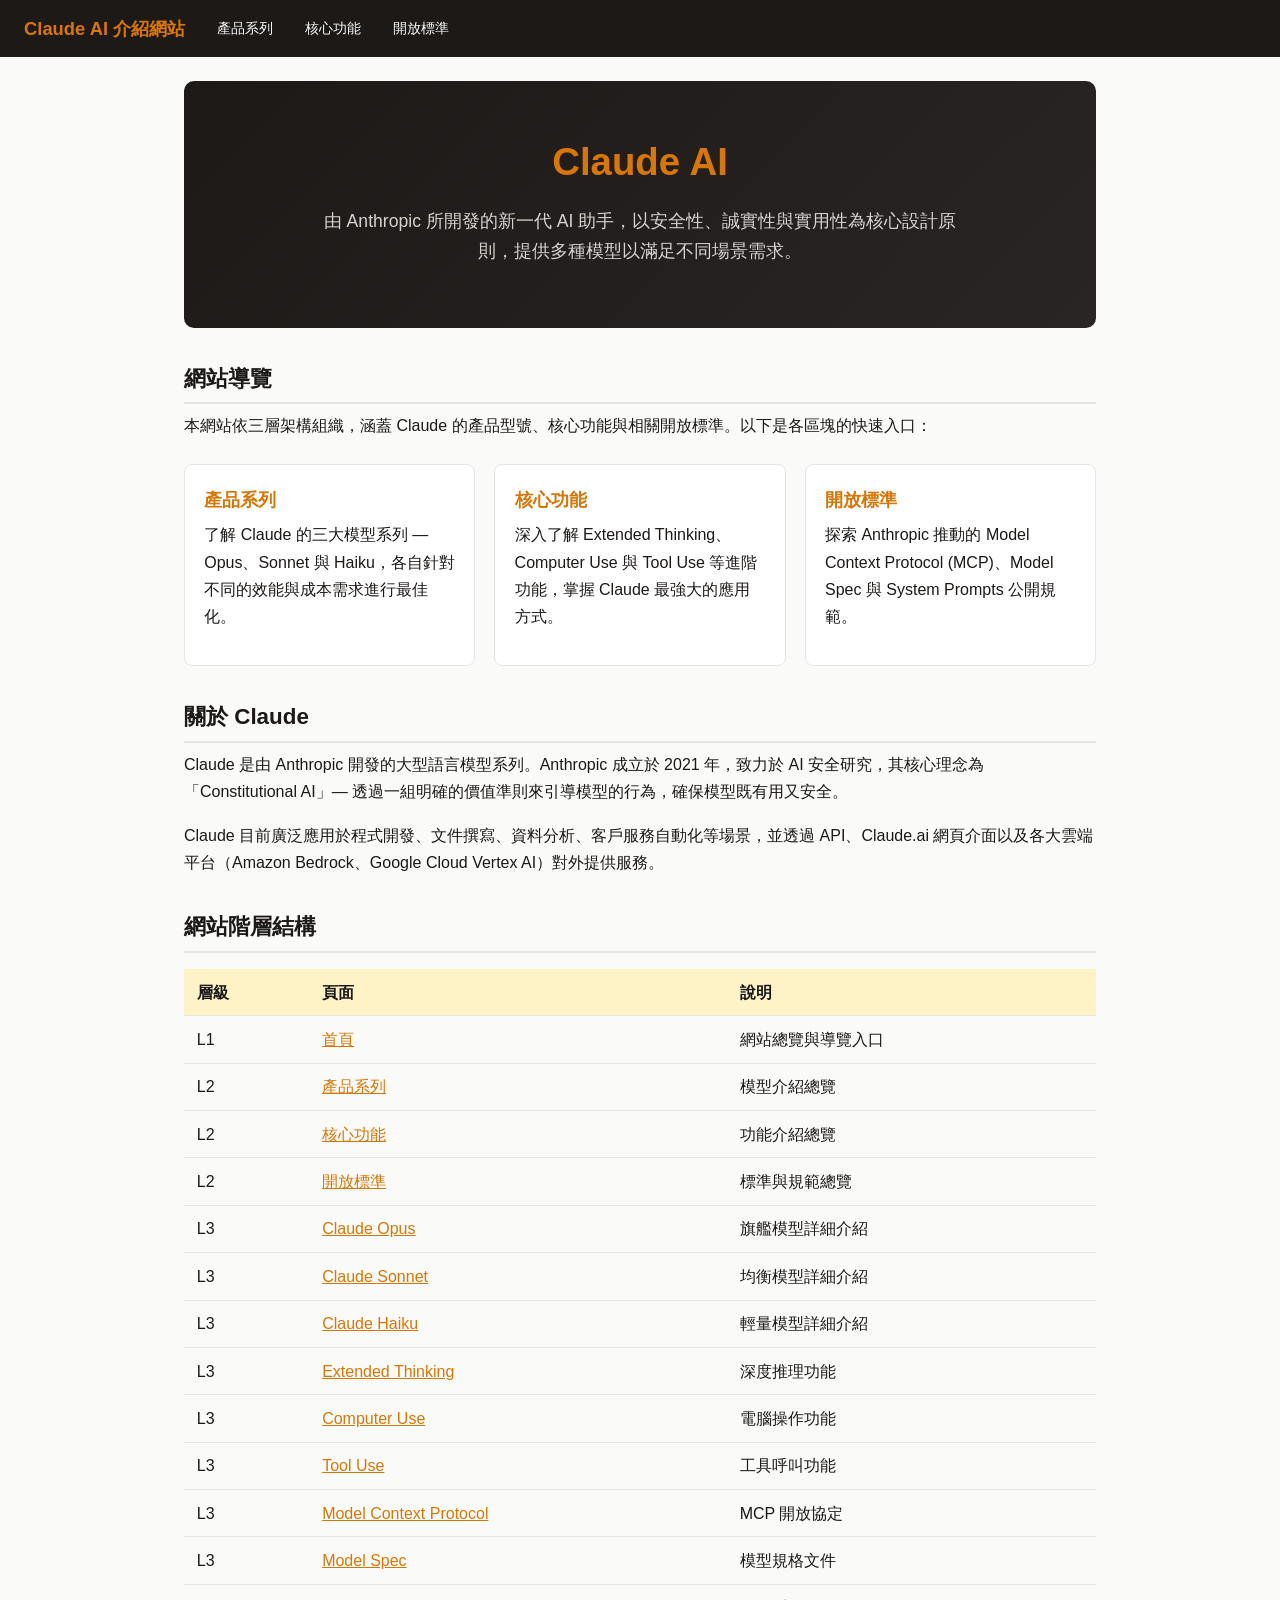
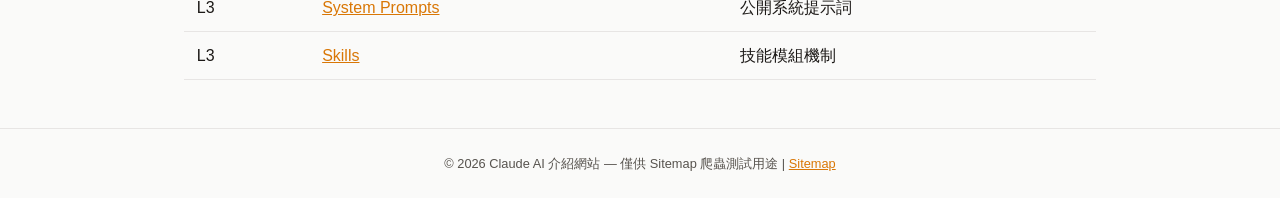
<file: sitemap-test-website/index.html>
<!doctype html>
<html lang="zh-Hant">
  <head>
    <meta charset="UTF-8" />
    <meta name="viewport" content="width=device-width, initial-scale=1.0" />
    <title>Claude AI — 首頁</title>
    <link rel="stylesheet" href="style.css" />
  </head>
  <body>
    <nav>
      <a class="brand" href="index.html">Claude AI 介紹網站</a>
      <a href="products/index.html">產品系列</a>
      <a href="features/index.html">核心功能</a>
      <a href="standards/index.html">開放標準</a>
    </nav>

    <main>
      <div class="hero">
        <h1>Claude AI</h1>
        <p>
          由 Anthropic 所開發的新一代 AI
          助手，以安全性、誠實性與實用性為核心設計原則，提供多種模型以滿足不同場景需求。
        </p>
      </div>

      <h2>網站導覽</h2>
      <p>
        本網站依三層架構組織，涵蓋 Claude
        的產品型號、核心功能與相關開放標準。以下是各區塊的快速入口：
      </p>

      <div class="cards">
        <div class="card">
          <h3><a href="products/index.html">產品系列</a></h3>
          <p>
            了解 Claude 的三大模型系列 — Opus、Sonnet 與
            Haiku，各自針對不同的效能與成本需求進行最佳化。
          </p>
        </div>
        <div class="card">
          <h3><a href="features/index.html">核心功能</a></h3>
          <p>
            深入了解 Extended Thinking、Computer Use 與 Tool Use
            等進階功能，掌握 Claude 最強大的應用方式。
          </p>
        </div>
        <div class="card">
          <h3><a href="standards/index.html">開放標準</a></h3>
          <p>
            探索 Anthropic 推動的 Model Context Protocol (MCP)、Model Spec 與
            System Prompts 公開規範。
          </p>
        </div>
      </div>

      <h2>關於 Claude</h2>
      <p>
        Claude 是由 Anthropic 開發的大型語言模型系列。Anthropic 成立於 2021
        年，致力於 AI 安全研究，其核心理念為「Constitutional AI」—
        透過一組明確的價值準則來引導模型的行為，確保模型既有用又安全。
      </p>
      <p>
        Claude
        目前廣泛應用於程式開發、文件撰寫、資料分析、客戶服務自動化等場景，並透過
        API、Claude.ai 網頁介面以及各大雲端平台（Amazon Bedrock、Google Cloud
        Vertex AI）對外提供服務。
      </p>

      <h2>網站階層結構</h2>
      <table>
        <thead>
          <tr>
            <th>層級</th>
            <th>頁面</th>
            <th>說明</th>
          </tr>
        </thead>
        <tbody>
          <tr>
            <td>L1</td>
            <td><a href="index.html">首頁</a></td>
            <td>網站總覽與導覽入口</td>
          </tr>
          <tr>
            <td>L2</td>
            <td><a href="products/index.html">產品系列</a></td>
            <td>模型介紹總覽</td>
          </tr>
          <tr>
            <td>L2</td>
            <td><a href="features/index.html">核心功能</a></td>
            <td>功能介紹總覽</td>
          </tr>
          <tr>
            <td>L2</td>
            <td><a href="standards/index.html">開放標準</a></td>
            <td>標準與規範總覽</td>
          </tr>
          <tr>
            <td>L3</td>
            <td><a href="products/claude-opus.html">Claude Opus</a></td>
            <td>旗艦模型詳細介紹</td>
          </tr>
          <tr>
            <td>L3</td>
            <td><a href="products/claude-sonnet.html">Claude Sonnet</a></td>
            <td>均衡模型詳細介紹</td>
          </tr>
          <tr>
            <td>L3</td>
            <td><a href="products/claude-haiku.html">Claude Haiku</a></td>
            <td>輕量模型詳細介紹</td>
          </tr>
          <tr>
            <td>L3</td>
            <td>
              <a href="features/extended-thinking.html">Extended Thinking</a>
            </td>
            <td>深度推理功能</td>
          </tr>
          <tr>
            <td>L3</td>
            <td><a href="features/computer-use.html">Computer Use</a></td>
            <td>電腦操作功能</td>
          </tr>
          <tr>
            <td>L3</td>
            <td><a href="features/tool-use.html">Tool Use</a></td>
            <td>工具呼叫功能</td>
          </tr>
          <tr>
            <td>L3</td>
            <td><a href="standards/mcp.html">Model Context Protocol</a></td>
            <td>MCP 開放協定</td>
          </tr>
          <tr>
            <td>L3</td>
            <td><a href="standards/model-spec.html">Model Spec</a></td>
            <td>模型規格文件</td>
          </tr>
          <tr>
            <td>L3</td>
            <td><a href="standards/system-prompts.html">System Prompts</a></td>
            <td>公開系統提示詞</td>
          </tr>
          <tr>
            <td>L3</td>
            <td><a href="standards/skills.html">Skills</a></td>
            <td>技能模組機制</td>
          </tr>
        </tbody>
      </table>
    </main>

    <footer>
      &copy; 2026 Claude AI 介紹網站 — 僅供 Sitemap 爬蟲測試用途 |
      <a href="sitemap.xml">Sitemap</a>
    </footer>
  </body>
</html>
</file>
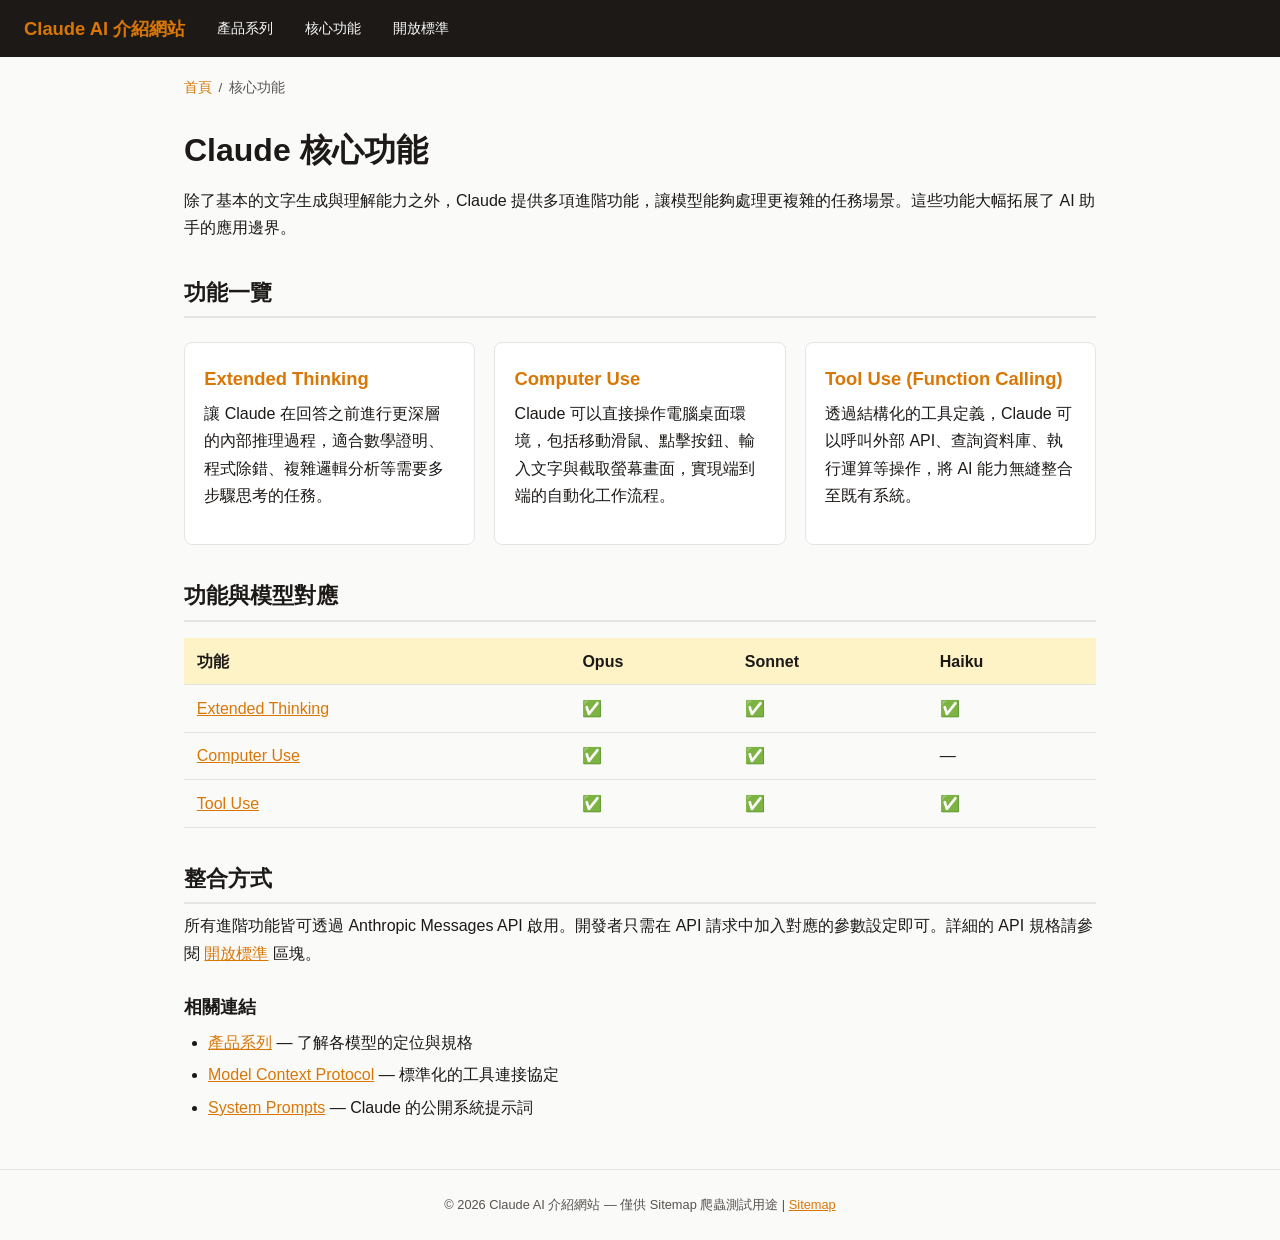
<file: sitemap-test-website/features/index.html>
<!doctype html>
<html lang="zh-Hant">
  <head>
    <meta charset="UTF-8" />
    <meta name="viewport" content="width=device-width, initial-scale=1.0" />
    <title>核心功能 — Claude AI</title>
    <link rel="stylesheet" href="../style.css" />
  </head>
  <body>
    <nav>
      <a class="brand" href="../index.html">Claude AI 介紹網站</a>
      <a href="../products/index.html">產品系列</a>
      <a href="index.html">核心功能</a>
      <a href="../standards/index.html">開放標準</a>
    </nav>

    <div class="breadcrumb">
      <a href="../index.html">首頁</a><span class="sep">/</span>核心功能
    </div>

    <main>
      <h1>Claude 核心功能</h1>
      <p>
        除了基本的文字生成與理解能力之外，Claude
        提供多項進階功能，讓模型能夠處理更複雜的任務場景。這些功能大幅拓展了 AI
        助手的應用邊界。
      </p>

      <h2>功能一覽</h2>
      <div class="cards">
        <div class="card">
          <h3><a href="extended-thinking.html">Extended Thinking</a></h3>
          <p>
            讓 Claude
            在回答之前進行更深層的內部推理過程，適合數學證明、程式除錯、複雜邏輯分析等需要多步驟思考的任務。
          </p>
        </div>
        <div class="card">
          <h3><a href="computer-use.html">Computer Use</a></h3>
          <p>
            Claude
            可以直接操作電腦桌面環境，包括移動滑鼠、點擊按鈕、輸入文字與截取螢幕畫面，實現端到端的自動化工作流程。
          </p>
        </div>
        <div class="card">
          <h3><a href="tool-use.html">Tool Use (Function Calling)</a></h3>
          <p>
            透過結構化的工具定義，Claude 可以呼叫外部
            API、查詢資料庫、執行運算等操作，將 AI 能力無縫整合至既有系統。
          </p>
        </div>
      </div>

      <h2>功能與模型對應</h2>
      <table>
        <thead>
          <tr>
            <th>功能</th>
            <th>Opus</th>
            <th>Sonnet</th>
            <th>Haiku</th>
          </tr>
        </thead>
        <tbody>
          <tr>
            <td><a href="extended-thinking.html">Extended Thinking</a></td>
            <td>✅</td>
            <td>✅</td>
            <td>✅</td>
          </tr>
          <tr>
            <td><a href="computer-use.html">Computer Use</a></td>
            <td>✅</td>
            <td>✅</td>
            <td>—</td>
          </tr>
          <tr>
            <td><a href="tool-use.html">Tool Use</a></td>
            <td>✅</td>
            <td>✅</td>
            <td>✅</td>
          </tr>
        </tbody>
      </table>

      <h2>整合方式</h2>
      <p>
        所有進階功能皆可透過 Anthropic Messages API 啟用。開發者只需在 API
        請求中加入對應的參數設定即可。詳細的 API 規格請參閱
        <a href="../standards/index.html">開放標準</a> 區塊。
      </p>

      <h3>相關連結</h3>
      <ul>
        <li>
          <a href="../products/index.html">產品系列</a> — 了解各模型的定位與規格
        </li>
        <li>
          <a href="../standards/mcp.html">Model Context Protocol</a> —
          標準化的工具連接協定
        </li>
        <li>
          <a href="../standards/system-prompts.html">System Prompts</a> — Claude
          的公開系統提示詞
        </li>
      </ul>
    </main>

    <footer>
      &copy; 2026 Claude AI 介紹網站 — 僅供 Sitemap 爬蟲測試用途 |
      <a href="../sitemap.xml">Sitemap</a>
    </footer>
  </body>
</html>
</file>
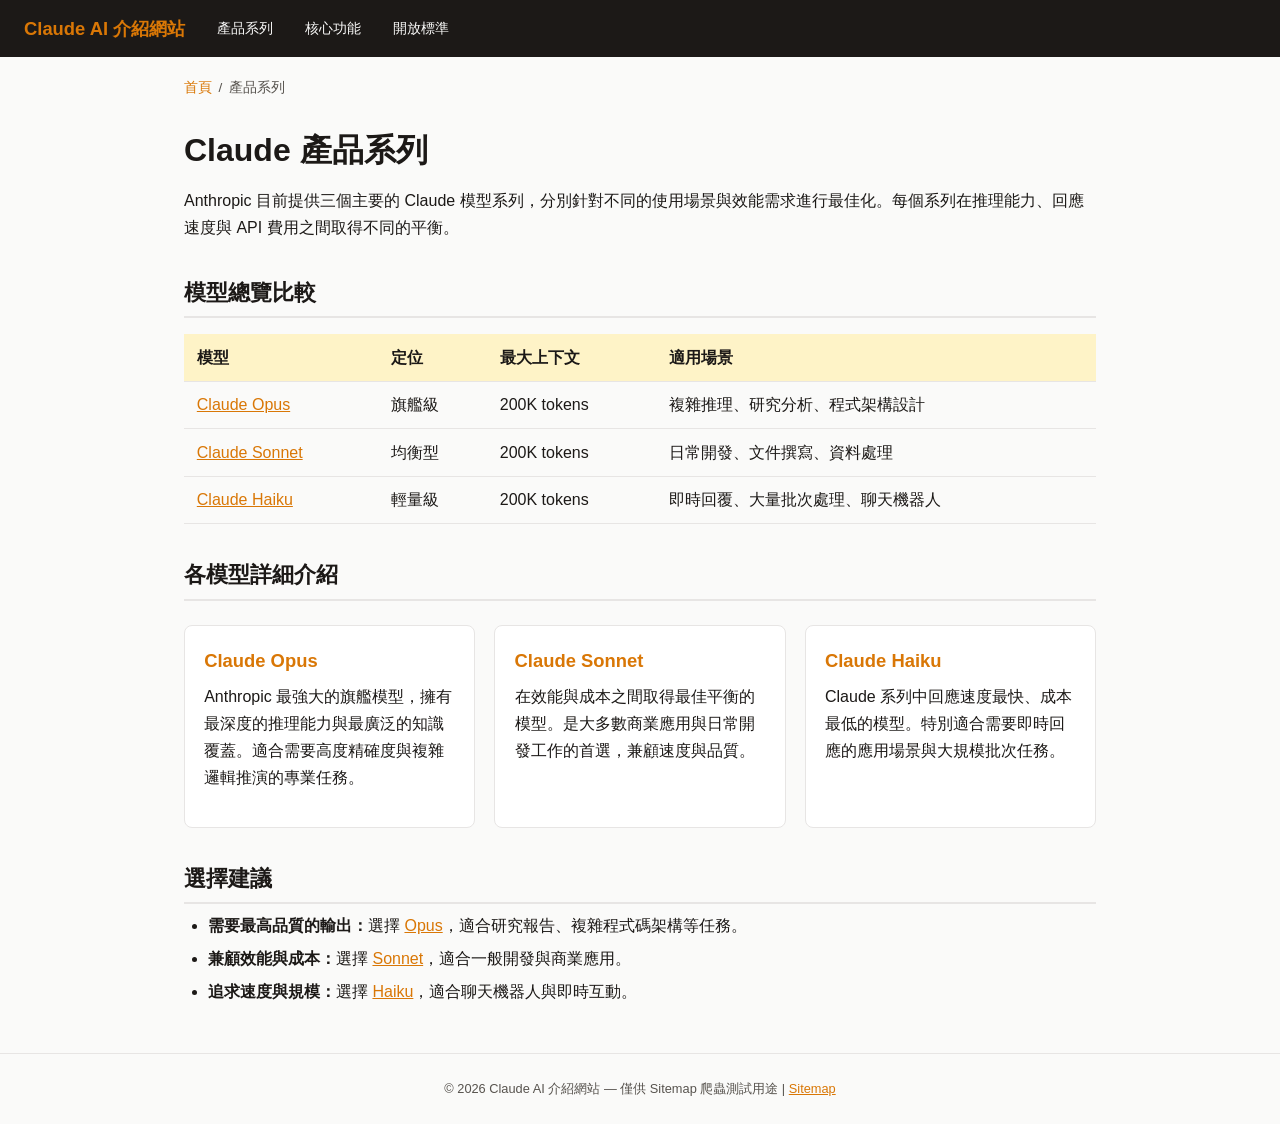
<file: sitemap-test-website/products/index.html>
<!doctype html>
<html lang="zh-Hant">
  <head>
    <meta charset="UTF-8" />
    <meta name="viewport" content="width=device-width, initial-scale=1.0" />
    <title>產品系列 — Claude AI</title>
    <link rel="stylesheet" href="../style.css" />
  </head>
  <body>
    <nav>
      <a class="brand" href="../index.html">Claude AI 介紹網站</a>
      <a href="index.html">產品系列</a>
      <a href="../features/index.html">核心功能</a>
      <a href="../standards/index.html">開放標準</a>
    </nav>

    <div class="breadcrumb">
      <a href="../index.html">首頁</a><span class="sep">/</span>產品系列
    </div>

    <main>
      <h1>Claude 產品系列</h1>
      <p>
        Anthropic 目前提供三個主要的 Claude
        模型系列，分別針對不同的使用場景與效能需求進行最佳化。每個系列在推理能力、回應速度與
        API 費用之間取得不同的平衡。
      </p>

      <h2>模型總覽比較</h2>
      <table>
        <thead>
          <tr>
            <th>模型</th>
            <th>定位</th>
            <th>最大上下文</th>
            <th>適用場景</th>
          </tr>
        </thead>
        <tbody>
          <tr>
            <td><a href="claude-opus.html">Claude Opus</a></td>
            <td>旗艦級</td>
            <td>200K tokens</td>
            <td>複雜推理、研究分析、程式架構設計</td>
          </tr>
          <tr>
            <td><a href="claude-sonnet.html">Claude Sonnet</a></td>
            <td>均衡型</td>
            <td>200K tokens</td>
            <td>日常開發、文件撰寫、資料處理</td>
          </tr>
          <tr>
            <td><a href="claude-haiku.html">Claude Haiku</a></td>
            <td>輕量級</td>
            <td>200K tokens</td>
            <td>即時回覆、大量批次處理、聊天機器人</td>
          </tr>
        </tbody>
      </table>

      <h2>各模型詳細介紹</h2>
      <div class="cards">
        <div class="card">
          <h3><a href="claude-opus.html">Claude Opus</a></h3>
          <p>
            Anthropic
            最強大的旗艦模型，擁有最深度的推理能力與最廣泛的知識覆蓋。適合需要高度精確度與複雜邏輯推演的專業任務。
          </p>
        </div>
        <div class="card">
          <h3><a href="claude-sonnet.html">Claude Sonnet</a></h3>
          <p>
            在效能與成本之間取得最佳平衡的模型。是大多數商業應用與日常開發工作的首選，兼顧速度與品質。
          </p>
        </div>
        <div class="card">
          <h3><a href="claude-haiku.html">Claude Haiku</a></h3>
          <p>
            Claude
            系列中回應速度最快、成本最低的模型。特別適合需要即時回應的應用場景與大規模批次任務。
          </p>
        </div>
      </div>

      <h2>選擇建議</h2>
      <ul>
        <li>
          <strong>需要最高品質的輸出：</strong>選擇
          <a href="claude-opus.html">Opus</a
          >，適合研究報告、複雜程式碼架構等任務。
        </li>
        <li>
          <strong>兼顧效能與成本：</strong>選擇
          <a href="claude-sonnet.html">Sonnet</a>，適合一般開發與商業應用。
        </li>
        <li>
          <strong>追求速度與規模：</strong>選擇
          <a href="claude-haiku.html">Haiku</a>，適合聊天機器人與即時互動。
        </li>
      </ul>
    </main>

    <footer>
      &copy; 2026 Claude AI 介紹網站 — 僅供 Sitemap 爬蟲測試用途 |
      <a href="../sitemap.xml">Sitemap</a>
    </footer>
  </body>
</html>
</file>
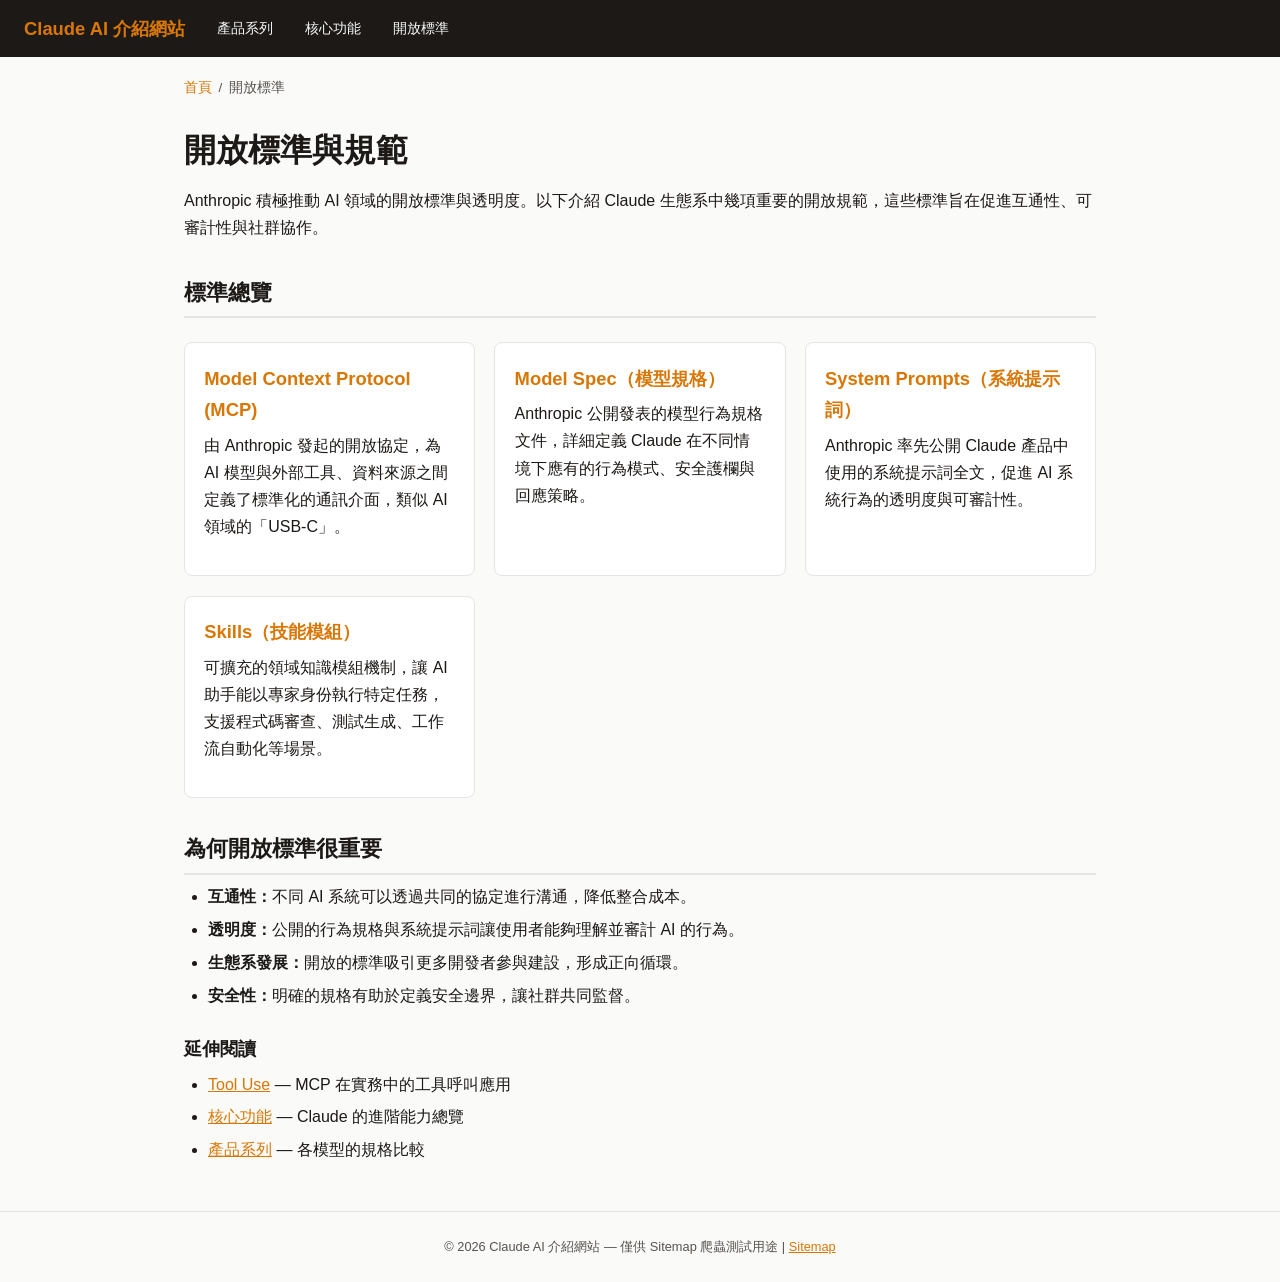
<file: sitemap-test-website/standards/index.html>
<!doctype html>
<html lang="zh-Hant">
  <head>
    <meta charset="UTF-8" />
    <meta name="viewport" content="width=device-width, initial-scale=1.0" />
    <title>開放標準 — Claude AI</title>
    <link rel="stylesheet" href="../style.css" />
  </head>
  <body>
    <nav>
      <a class="brand" href="../index.html">Claude AI 介紹網站</a>
      <a href="../products/index.html">產品系列</a>
      <a href="../features/index.html">核心功能</a>
      <a href="index.html">開放標準</a>
    </nav>

    <div class="breadcrumb">
      <a href="../index.html">首頁</a><span class="sep">/</span>開放標準
    </div>

    <main>
      <h1>開放標準與規範</h1>
      <p>
        Anthropic 積極推動 AI 領域的開放標準與透明度。以下介紹 Claude
        生態系中幾項重要的開放規範，這些標準旨在促進互通性、可審計性與社群協作。
      </p>

      <h2>標準總覽</h2>
      <div class="cards">
        <div class="card">
          <h3><a href="mcp.html">Model Context Protocol (MCP)</a></h3>
          <p>
            由 Anthropic 發起的開放協定，為 AI
            模型與外部工具、資料來源之間定義了標準化的通訊介面，類似 AI
            領域的「USB-C」。
          </p>
        </div>
        <div class="card">
          <h3><a href="model-spec.html">Model Spec（模型規格）</a></h3>
          <p>
            Anthropic 公開發表的模型行為規格文件，詳細定義 Claude
            在不同情境下應有的行為模式、安全護欄與回應策略。
          </p>
        </div>
        <div class="card">
          <h3>
            <a href="system-prompts.html">System Prompts（系統提示詞）</a>
          </h3>
          <p>
            Anthropic 率先公開 Claude 產品中使用的系統提示詞全文，促進 AI
            系統行為的透明度與可審計性。
          </p>
        </div>
        <div class="card">
          <h3><a href="skills.html">Skills（技能模組）</a></h3>
          <p>
            可擴充的領域知識模組機制，讓 AI
            助手能以專家身份執行特定任務，支援程式碼審查、測試生成、工作流自動化等場景。
          </p>
        </div>
      </div>

      <h2>為何開放標準很重要</h2>
      <ul>
        <li>
          <strong>互通性：</strong>不同 AI
          系統可以透過共同的協定進行溝通，降低整合成本。
        </li>
        <li>
          <strong>透明度：</strong
          >公開的行為規格與系統提示詞讓使用者能夠理解並審計 AI 的行為。
        </li>
        <li>
          <strong>生態系發展：</strong
          >開放的標準吸引更多開發者參與建設，形成正向循環。
        </li>
        <li>
          <strong>安全性：</strong
          >明確的規格有助於定義安全邊界，讓社群共同監督。
        </li>
      </ul>

      <h3>延伸閱讀</h3>
      <ul>
        <li>
          <a href="../features/tool-use.html">Tool Use</a> — MCP
          在實務中的工具呼叫應用
        </li>
        <li>
          <a href="../features/index.html">核心功能</a> — Claude 的進階能力總覽
        </li>
        <li>
          <a href="../products/index.html">產品系列</a> — 各模型的規格比較
        </li>
      </ul>
    </main>

    <footer>
      &copy; 2026 Claude AI 介紹網站 — 僅供 Sitemap 爬蟲測試用途 |
      <a href="../sitemap.xml">Sitemap</a>
    </footer>
  </body>
</html>
</file>
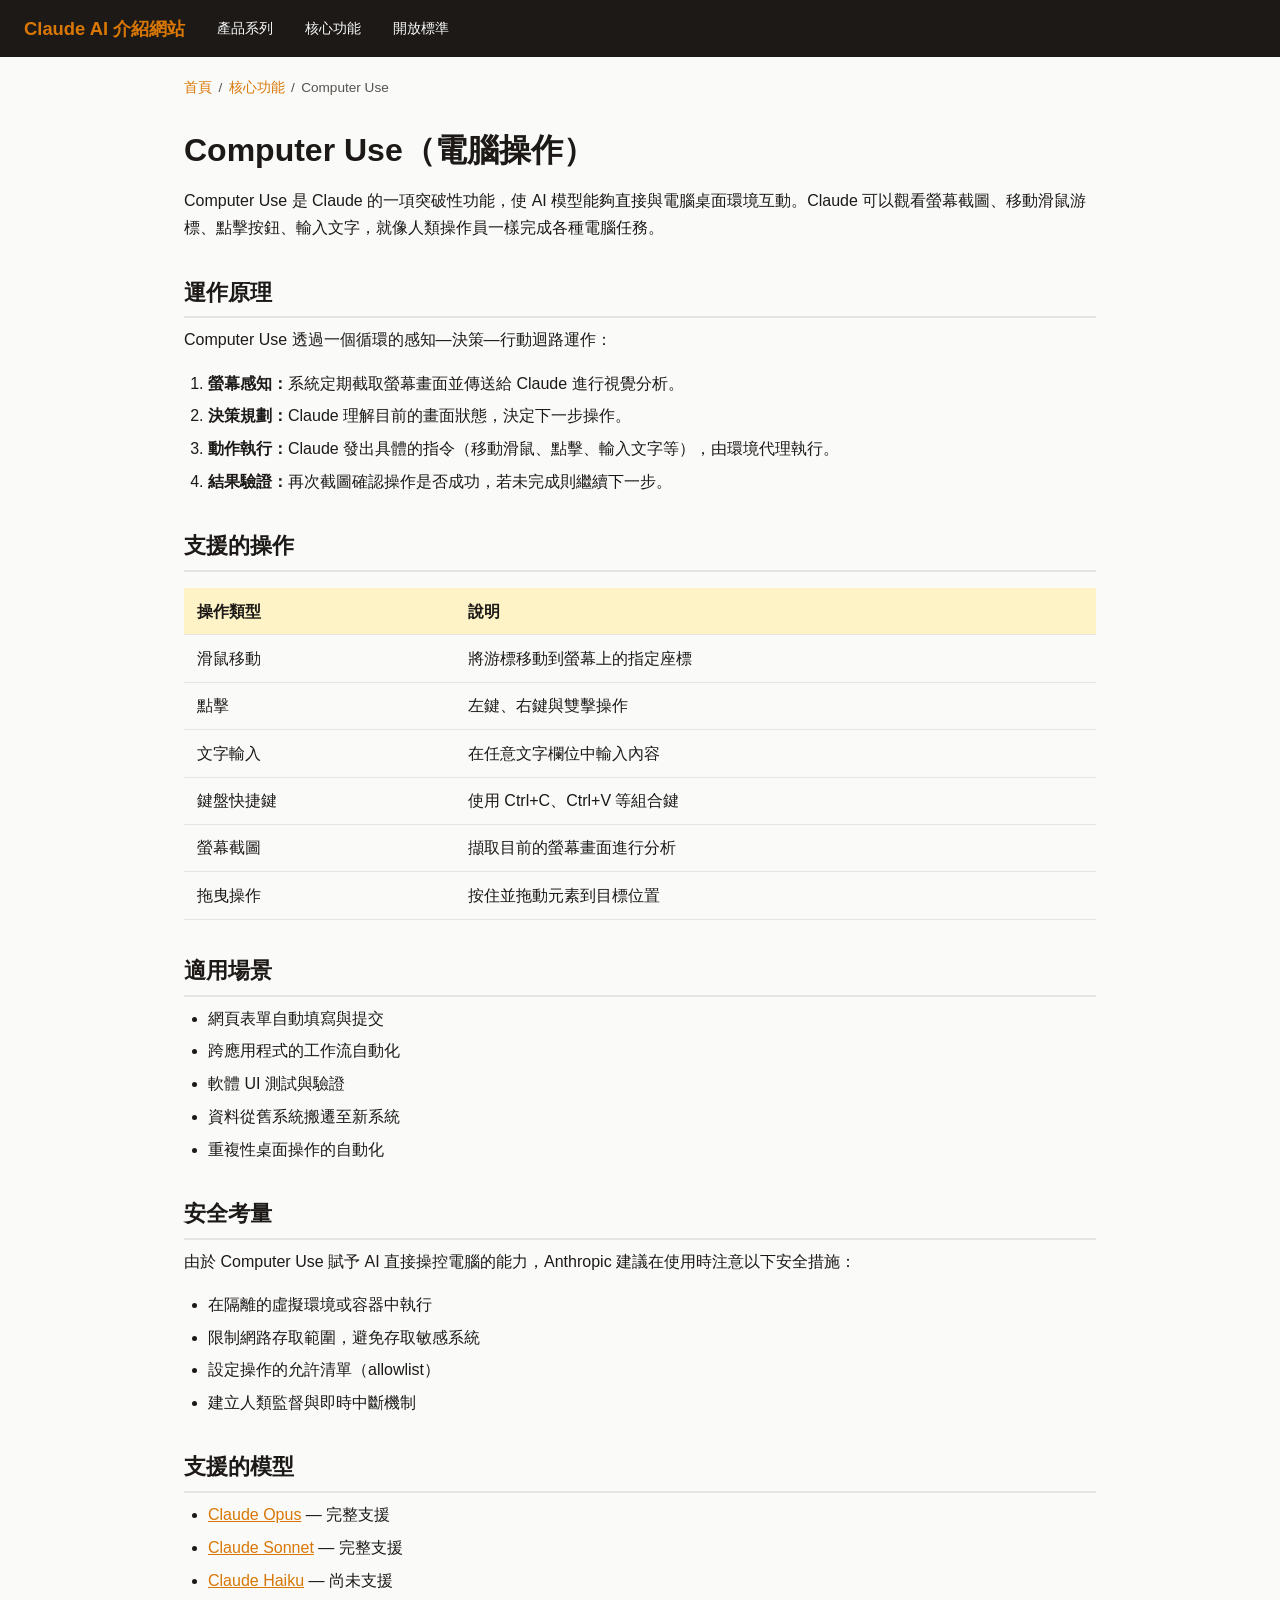
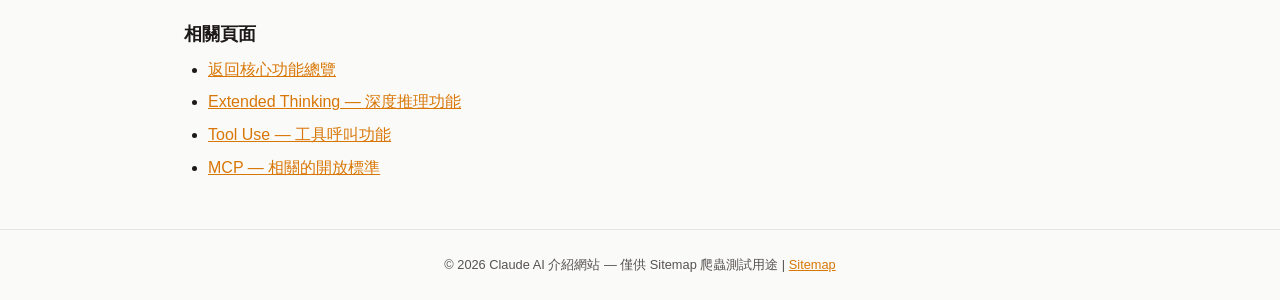
<file: sitemap-test-website/features/computer-use.html>
<!doctype html>
<html lang="zh-Hant">
  <head>
    <meta charset="UTF-8" />
    <meta name="viewport" content="width=device-width, initial-scale=1.0" />
    <title>Computer Use — Claude AI</title>
    <link rel="stylesheet" href="../style.css" />
  </head>
  <body>
    <nav>
      <a class="brand" href="../index.html">Claude AI 介紹網站</a>
      <a href="../products/index.html">產品系列</a>
      <a href="index.html">核心功能</a>
      <a href="../standards/index.html">開放標準</a>
    </nav>

    <div class="breadcrumb">
      <a href="../index.html">首頁</a><span class="sep">/</span
      ><a href="index.html">核心功能</a><span class="sep">/</span>Computer Use
    </div>

    <main>
      <h1>Computer Use（電腦操作）</h1>
      <p>
        Computer Use 是 Claude 的一項突破性功能，使 AI
        模型能夠直接與電腦桌面環境互動。Claude
        可以觀看螢幕截圖、移動滑鼠游標、點擊按鈕、輸入文字，就像人類操作員一樣完成各種電腦任務。
      </p>

      <h2>運作原理</h2>
      <p>Computer Use 透過一個循環的感知—決策—行動迴路運作：</p>
      <ol>
        <li>
          <strong>螢幕感知：</strong>系統定期截取螢幕畫面並傳送給 Claude
          進行視覺分析。
        </li>
        <li>
          <strong>決策規劃：</strong>Claude 理解目前的畫面狀態，決定下一步操作。
        </li>
        <li>
          <strong>動作執行：</strong>Claude
          發出具體的指令（移動滑鼠、點擊、輸入文字等），由環境代理執行。
        </li>
        <li>
          <strong>結果驗證：</strong
          >再次截圖確認操作是否成功，若未完成則繼續下一步。
        </li>
      </ol>

      <h2>支援的操作</h2>
      <table>
        <tr>
          <th>操作類型</th>
          <th>說明</th>
        </tr>
        <tr>
          <td>滑鼠移動</td>
          <td>將游標移動到螢幕上的指定座標</td>
        </tr>
        <tr>
          <td>點擊</td>
          <td>左鍵、右鍵與雙擊操作</td>
        </tr>
        <tr>
          <td>文字輸入</td>
          <td>在任意文字欄位中輸入內容</td>
        </tr>
        <tr>
          <td>鍵盤快捷鍵</td>
          <td>使用 Ctrl+C、Ctrl+V 等組合鍵</td>
        </tr>
        <tr>
          <td>螢幕截圖</td>
          <td>擷取目前的螢幕畫面進行分析</td>
        </tr>
        <tr>
          <td>拖曳操作</td>
          <td>按住並拖動元素到目標位置</td>
        </tr>
      </table>

      <h2>適用場景</h2>
      <ul>
        <li>網頁表單自動填寫與提交</li>
        <li>跨應用程式的工作流自動化</li>
        <li>軟體 UI 測試與驗證</li>
        <li>資料從舊系統搬遷至新系統</li>
        <li>重複性桌面操作的自動化</li>
      </ul>

      <h2>安全考量</h2>
      <p>
        由於 Computer Use 賦予 AI 直接操控電腦的能力，Anthropic
        建議在使用時注意以下安全措施：
      </p>
      <ul>
        <li>在隔離的虛擬環境或容器中執行</li>
        <li>限制網路存取範圍，避免存取敏感系統</li>
        <li>設定操作的允許清單（allowlist）</li>
        <li>建立人類監督與即時中斷機制</li>
      </ul>

      <h2>支援的模型</h2>
      <ul>
        <li>
          <a href="../products/claude-opus.html">Claude Opus</a> — 完整支援
        </li>
        <li>
          <a href="../products/claude-sonnet.html">Claude Sonnet</a> — 完整支援
        </li>
        <li>
          <a href="../products/claude-haiku.html">Claude Haiku</a> — 尚未支援
        </li>
      </ul>

      <h3>相關頁面</h3>
      <ul>
        <li><a href="index.html">返回核心功能總覽</a></li>
        <li>
          <a href="extended-thinking.html">Extended Thinking — 深度推理功能</a>
        </li>
        <li><a href="tool-use.html">Tool Use — 工具呼叫功能</a></li>
        <li><a href="../standards/mcp.html">MCP — 相關的開放標準</a></li>
      </ul>
    </main>

    <footer>
      &copy; 2026 Claude AI 介紹網站 — 僅供 Sitemap 爬蟲測試用途 |
      <a href="../sitemap.xml">Sitemap</a>
    </footer>
  </body>
</html>
</file>
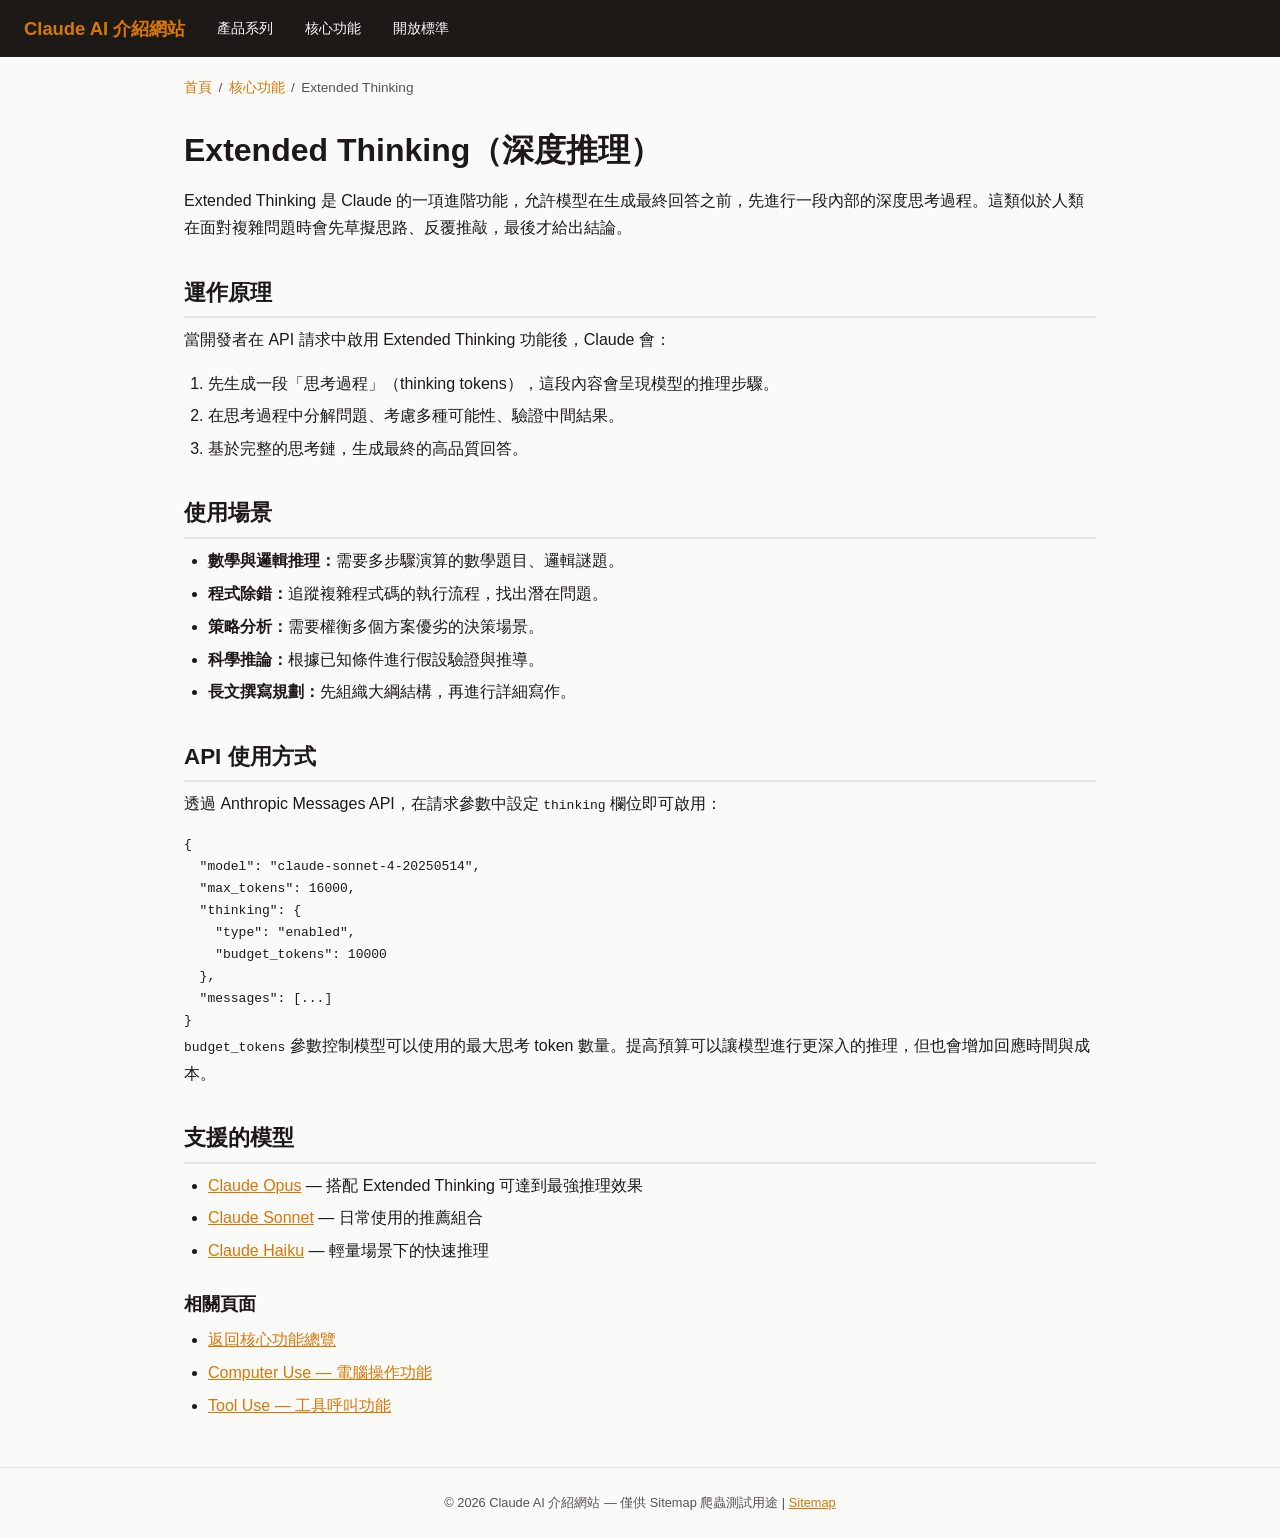
<file: sitemap-test-website/features/extended-thinking.html>
<!doctype html>
<html lang="zh-Hant">
  <head>
    <meta charset="UTF-8" />
    <meta name="viewport" content="width=device-width, initial-scale=1.0" />
    <title>Extended Thinking — Claude AI</title>
    <link rel="stylesheet" href="../style.css" />
  </head>
  <body>
    <nav>
      <a class="brand" href="../index.html">Claude AI 介紹網站</a>
      <a href="../products/index.html">產品系列</a>
      <a href="index.html">核心功能</a>
      <a href="../standards/index.html">開放標準</a>
    </nav>

    <div class="breadcrumb">
      <a href="../index.html">首頁</a><span class="sep">/</span
      ><a href="index.html">核心功能</a><span class="sep">/</span>Extended
      Thinking
    </div>

    <main>
      <h1>Extended Thinking（深度推理）</h1>
      <p>
        Extended Thinking 是 Claude
        的一項進階功能，允許模型在生成最終回答之前，先進行一段內部的深度思考過程。這類似於人類在面對複雜問題時會先草擬思路、反覆推敲，最後才給出結論。
      </p>

      <h2>運作原理</h2>
      <p>當開發者在 API 請求中啟用 Extended Thinking 功能後，Claude 會：</p>
      <ol>
        <li>
          先生成一段「思考過程」（thinking
          tokens），這段內容會呈現模型的推理步驟。
        </li>
        <li>在思考過程中分解問題、考慮多種可能性、驗證中間結果。</li>
        <li>基於完整的思考鏈，生成最終的高品質回答。</li>
      </ol>

      <h2>使用場景</h2>
      <ul>
        <li>
          <strong>數學與邏輯推理：</strong>需要多步驟演算的數學題目、邏輯謎題。
        </li>
        <li>
          <strong>程式除錯：</strong>追蹤複雜程式碼的執行流程，找出潛在問題。
        </li>
        <li><strong>策略分析：</strong>需要權衡多個方案優劣的決策場景。</li>
        <li><strong>科學推論：</strong>根據已知條件進行假設驗證與推導。</li>
        <li><strong>長文撰寫規劃：</strong>先組織大綱結構，再進行詳細寫作。</li>
      </ul>

      <h2>API 使用方式</h2>
      <p>
        透過 Anthropic Messages API，在請求參數中設定
        <code>thinking</code> 欄位即可啟用：
      </p>
      <pre><code>{
  "model": "claude-sonnet-4-20250514",
  "max_tokens": 16000,
  "thinking": {
    "type": "enabled",
    "budget_tokens": 10000
  },
  "messages": [...]
}</code></pre>
      <p>
        <code>budget_tokens</code> 參數控制模型可以使用的最大思考 token
        數量。提高預算可以讓模型進行更深入的推理，但也會增加回應時間與成本。
      </p>

      <h2>支援的模型</h2>
      <ul>
        <li>
          <a href="../products/claude-opus.html">Claude Opus</a> — 搭配 Extended
          Thinking 可達到最強推理效果
        </li>
        <li>
          <a href="../products/claude-sonnet.html">Claude Sonnet</a> —
          日常使用的推薦組合
        </li>
        <li>
          <a href="../products/claude-haiku.html">Claude Haiku</a> —
          輕量場景下的快速推理
        </li>
      </ul>

      <h3>相關頁面</h3>
      <ul>
        <li><a href="index.html">返回核心功能總覽</a></li>
        <li><a href="computer-use.html">Computer Use — 電腦操作功能</a></li>
        <li><a href="tool-use.html">Tool Use — 工具呼叫功能</a></li>
      </ul>
    </main>

    <footer>
      &copy; 2026 Claude AI 介紹網站 — 僅供 Sitemap 爬蟲測試用途 |
      <a href="../sitemap.xml">Sitemap</a>
    </footer>
  </body>
</html>
</file>
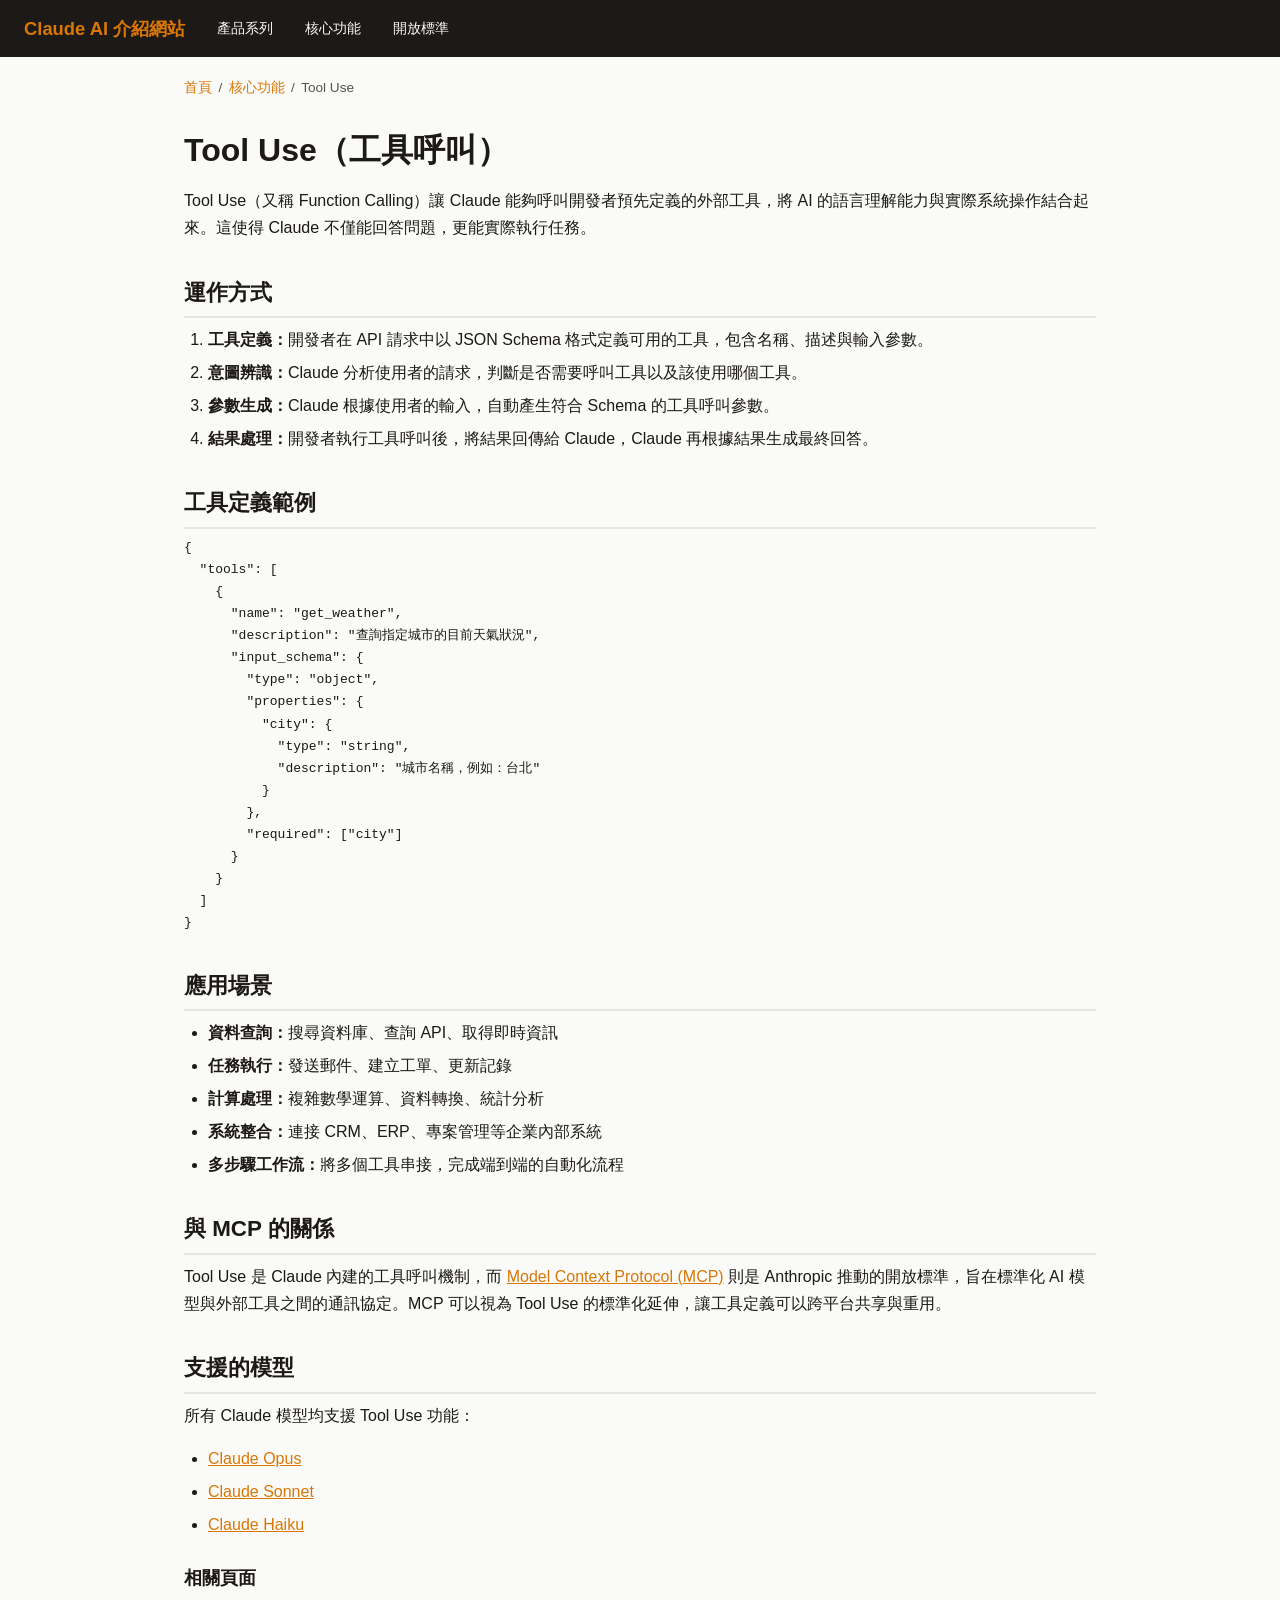
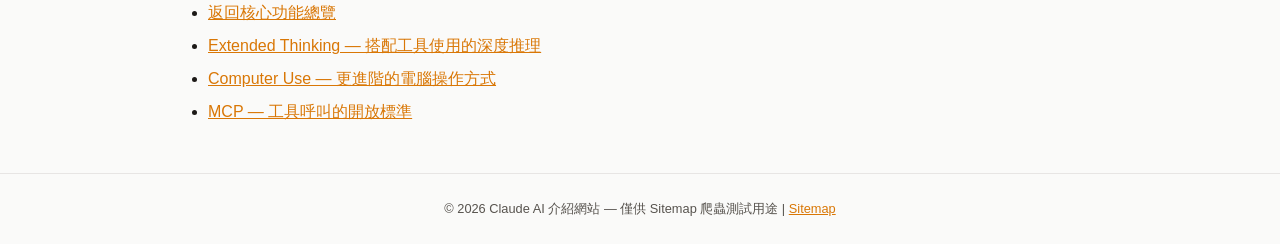
<file: sitemap-test-website/features/tool-use.html>
<!doctype html>
<html lang="zh-Hant">
  <head>
    <meta charset="UTF-8" />
    <meta name="viewport" content="width=device-width, initial-scale=1.0" />
    <title>Tool Use — Claude AI</title>
    <link rel="stylesheet" href="../style.css" />
  </head>
  <body>
    <nav>
      <a class="brand" href="../index.html">Claude AI 介紹網站</a>
      <a href="../products/index.html">產品系列</a>
      <a href="index.html">核心功能</a>
      <a href="../standards/index.html">開放標準</a>
    </nav>

    <div class="breadcrumb">
      <a href="../index.html">首頁</a><span class="sep">/</span
      ><a href="index.html">核心功能</a><span class="sep">/</span>Tool Use
    </div>

    <main>
      <h1>Tool Use（工具呼叫）</h1>
      <p>
        Tool Use（又稱 Function Calling）讓 Claude
        能夠呼叫開發者預先定義的外部工具，將 AI
        的語言理解能力與實際系統操作結合起來。這使得 Claude
        不僅能回答問題，更能實際執行任務。
      </p>

      <h2>運作方式</h2>
      <ol>
        <li>
          <strong>工具定義：</strong>開發者在 API 請求中以 JSON Schema
          格式定義可用的工具，包含名稱、描述與輸入參數。
        </li>
        <li>
          <strong>意圖辨識：</strong>Claude
          分析使用者的請求，判斷是否需要呼叫工具以及該使用哪個工具。
        </li>
        <li>
          <strong>參數生成：</strong>Claude 根據使用者的輸入，自動產生符合
          Schema 的工具呼叫參數。
        </li>
        <li>
          <strong>結果處理：</strong>開發者執行工具呼叫後，將結果回傳給
          Claude，Claude 再根據結果生成最終回答。
        </li>
      </ol>

      <h2>工具定義範例</h2>
      <pre><code>{
  "tools": [
    {
      "name": "get_weather",
      "description": "查詢指定城市的目前天氣狀況",
      "input_schema": {
        "type": "object",
        "properties": {
          "city": {
            "type": "string",
            "description": "城市名稱，例如：台北"
          }
        },
        "required": ["city"]
      }
    }
  ]
}</code></pre>

      <h2>應用場景</h2>
      <ul>
        <li><strong>資料查詢：</strong>搜尋資料庫、查詢 API、取得即時資訊</li>
        <li><strong>任務執行：</strong>發送郵件、建立工單、更新記錄</li>
        <li><strong>計算處理：</strong>複雜數學運算、資料轉換、統計分析</li>
        <li>
          <strong>系統整合：</strong>連接 CRM、ERP、專案管理等企業內部系統
        </li>
        <li>
          <strong>多步驟工作流：</strong>將多個工具串接，完成端到端的自動化流程
        </li>
      </ul>

      <h2>與 MCP 的關係</h2>
      <p>
        Tool Use 是 Claude 內建的工具呼叫機制，而
        <a href="../standards/mcp.html">Model Context Protocol (MCP)</a> 則是
        Anthropic 推動的開放標準，旨在標準化 AI
        模型與外部工具之間的通訊協定。MCP 可以視為 Tool Use
        的標準化延伸，讓工具定義可以跨平台共享與重用。
      </p>

      <h2>支援的模型</h2>
      <p>所有 Claude 模型均支援 Tool Use 功能：</p>
      <ul>
        <li><a href="../products/claude-opus.html">Claude Opus</a></li>
        <li><a href="../products/claude-sonnet.html">Claude Sonnet</a></li>
        <li><a href="../products/claude-haiku.html">Claude Haiku</a></li>
      </ul>

      <h3>相關頁面</h3>
      <ul>
        <li><a href="index.html">返回核心功能總覽</a></li>
        <li>
          <a href="extended-thinking.html"
            >Extended Thinking — 搭配工具使用的深度推理</a
          >
        </li>
        <li>
          <a href="computer-use.html">Computer Use — 更進階的電腦操作方式</a>
        </li>
        <li><a href="../standards/mcp.html">MCP — 工具呼叫的開放標準</a></li>
      </ul>
    </main>

    <footer>
      &copy; 2026 Claude AI 介紹網站 — 僅供 Sitemap 爬蟲測試用途 |
      <a href="../sitemap.xml">Sitemap</a>
    </footer>
  </body>
</html>
</file>
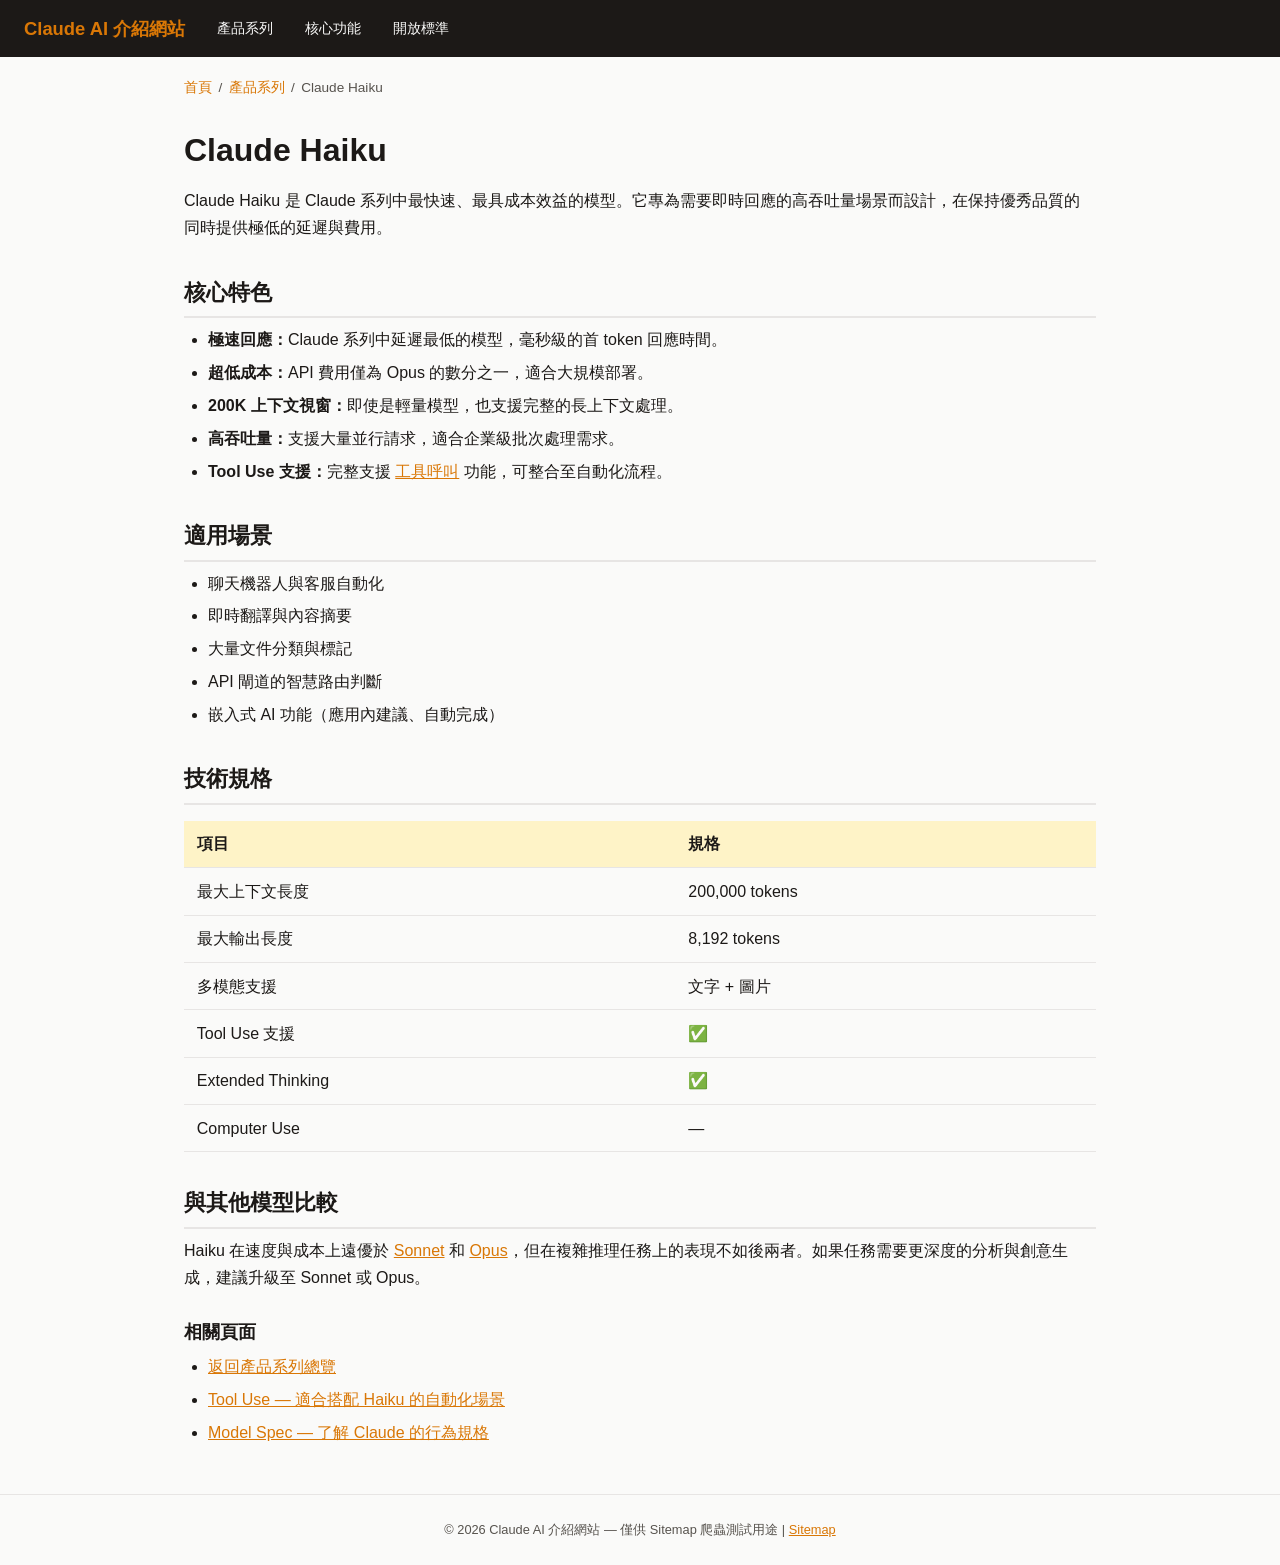
<file: sitemap-test-website/products/claude-haiku.html>
<!doctype html>
<html lang="zh-Hant">
  <head>
    <meta charset="UTF-8" />
    <meta name="viewport" content="width=device-width, initial-scale=1.0" />
    <title>Claude Haiku — Claude AI</title>
    <link rel="stylesheet" href="../style.css" />
  </head>
  <body>
    <nav>
      <a class="brand" href="../index.html">Claude AI 介紹網站</a>
      <a href="index.html">產品系列</a>
      <a href="../features/index.html">核心功能</a>
      <a href="../standards/index.html">開放標準</a>
    </nav>

    <div class="breadcrumb">
      <a href="../index.html">首頁</a><span class="sep">/</span
      ><a href="index.html">產品系列</a><span class="sep">/</span>Claude Haiku
    </div>

    <main>
      <h1>Claude Haiku</h1>
      <p>
        Claude Haiku 是 Claude
        系列中最快速、最具成本效益的模型。它專為需要即時回應的高吞吐量場景而設計，在保持優秀品質的同時提供極低的延遲與費用。
      </p>

      <h2>核心特色</h2>
      <ul>
        <li>
          <strong>極速回應：</strong>Claude 系列中延遲最低的模型，毫秒級的首
          token 回應時間。
        </li>
        <li>
          <strong>超低成本：</strong>API 費用僅為 Opus
          的數分之一，適合大規模部署。
        </li>
        <li>
          <strong>200K 上下文視窗：</strong
          >即使是輕量模型，也支援完整的長上下文處理。
        </li>
        <li>
          <strong>高吞吐量：</strong>支援大量並行請求，適合企業級批次處理需求。
        </li>
        <li>
          <strong>Tool Use 支援：</strong>完整支援
          <a href="../features/tool-use.html">工具呼叫</a>
          功能，可整合至自動化流程。
        </li>
      </ul>

      <h2>適用場景</h2>
      <ul>
        <li>聊天機器人與客服自動化</li>
        <li>即時翻譯與內容摘要</li>
        <li>大量文件分類與標記</li>
        <li>API 閘道的智慧路由判斷</li>
        <li>嵌入式 AI 功能（應用內建議、自動完成）</li>
      </ul>

      <h2>技術規格</h2>
      <table>
        <tr>
          <th>項目</th>
          <th>規格</th>
        </tr>
        <tr>
          <td>最大上下文長度</td>
          <td>200,000 tokens</td>
        </tr>
        <tr>
          <td>最大輸出長度</td>
          <td>8,192 tokens</td>
        </tr>
        <tr>
          <td>多模態支援</td>
          <td>文字 + 圖片</td>
        </tr>
        <tr>
          <td>Tool Use 支援</td>
          <td>✅</td>
        </tr>
        <tr>
          <td>Extended Thinking</td>
          <td>✅</td>
        </tr>
        <tr>
          <td>Computer Use</td>
          <td>—</td>
        </tr>
      </table>

      <h2>與其他模型比較</h2>
      <p>
        Haiku 在速度與成本上遠優於 <a href="claude-sonnet.html">Sonnet</a> 和
        <a href="claude-opus.html">Opus</a
        >，但在複雜推理任務上的表現不如後兩者。如果任務需要更深度的分析與創意生成，建議升級至
        Sonnet 或 Opus。
      </p>

      <h3>相關頁面</h3>
      <ul>
        <li><a href="index.html">返回產品系列總覽</a></li>
        <li>
          <a href="../features/tool-use.html"
            >Tool Use — 適合搭配 Haiku 的自動化場景</a
          >
        </li>
        <li>
          <a href="../standards/model-spec.html"
            >Model Spec — 了解 Claude 的行為規格</a
          >
        </li>
      </ul>
    </main>

    <footer>
      &copy; 2026 Claude AI 介紹網站 — 僅供 Sitemap 爬蟲測試用途 |
      <a href="../sitemap.xml">Sitemap</a>
    </footer>
  </body>
</html>
</file>
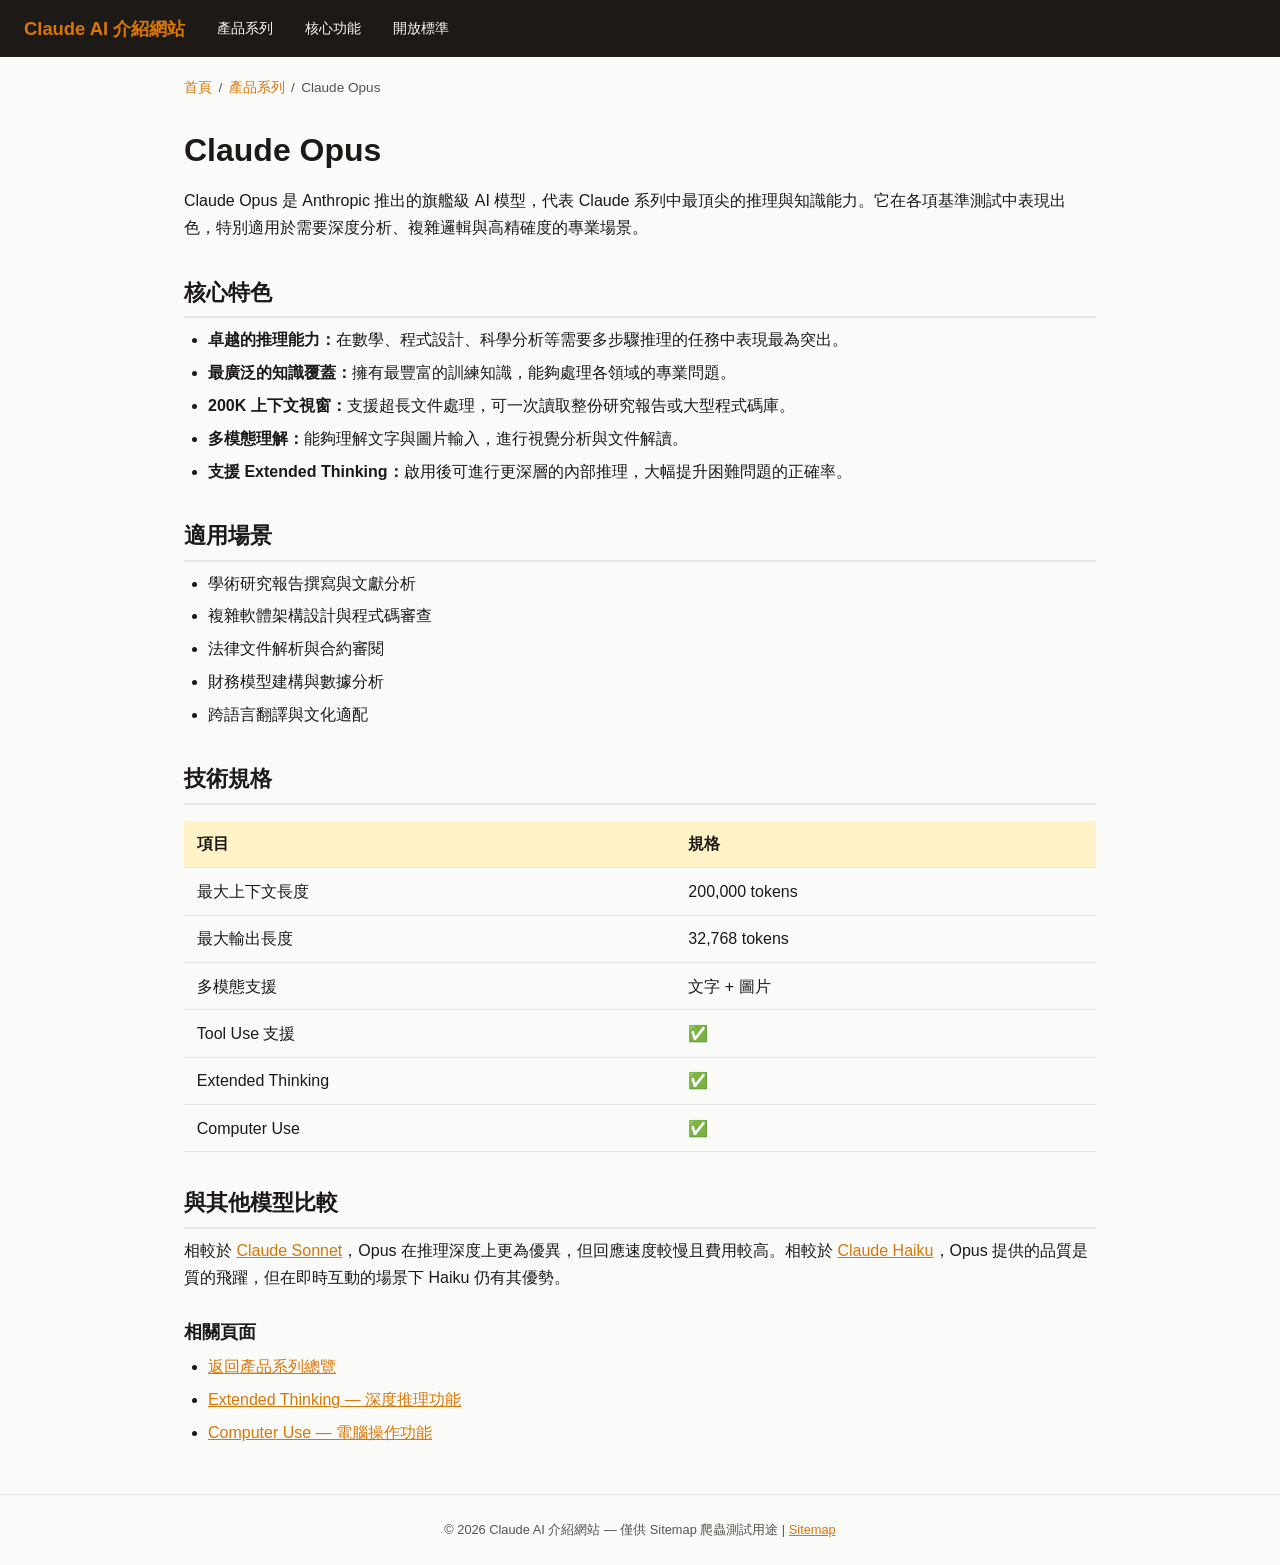
<file: sitemap-test-website/products/claude-opus.html>
<!doctype html>
<html lang="zh-Hant">
  <head>
    <meta charset="UTF-8" />
    <meta name="viewport" content="width=device-width, initial-scale=1.0" />
    <title>Claude Opus — Claude AI</title>
    <link rel="stylesheet" href="../style.css" />
  </head>
  <body>
    <nav>
      <a class="brand" href="../index.html">Claude AI 介紹網站</a>
      <a href="index.html">產品系列</a>
      <a href="../features/index.html">核心功能</a>
      <a href="../standards/index.html">開放標準</a>
    </nav>

    <div class="breadcrumb">
      <a href="../index.html">首頁</a><span class="sep">/</span
      ><a href="index.html">產品系列</a><span class="sep">/</span>Claude Opus
    </div>

    <main>
      <h1>Claude Opus</h1>
      <p>
        Claude Opus 是 Anthropic 推出的旗艦級 AI 模型，代表 Claude
        系列中最頂尖的推理與知識能力。它在各項基準測試中表現出色，特別適用於需要深度分析、複雜邏輯與高精確度的專業場景。
      </p>

      <h2>核心特色</h2>
      <ul>
        <li>
          <strong>卓越的推理能力：</strong
          >在數學、程式設計、科學分析等需要多步驟推理的任務中表現最為突出。
        </li>
        <li>
          <strong>最廣泛的知識覆蓋：</strong
          >擁有最豐富的訓練知識，能夠處理各領域的專業問題。
        </li>
        <li>
          <strong>200K 上下文視窗：</strong
          >支援超長文件處理，可一次讀取整份研究報告或大型程式碼庫。
        </li>
        <li>
          <strong>多模態理解：</strong
          >能夠理解文字與圖片輸入，進行視覺分析與文件解讀。
        </li>
        <li>
          <strong>支援 Extended Thinking：</strong
          >啟用後可進行更深層的內部推理，大幅提升困難問題的正確率。
        </li>
      </ul>

      <h2>適用場景</h2>
      <ul>
        <li>學術研究報告撰寫與文獻分析</li>
        <li>複雜軟體架構設計與程式碼審查</li>
        <li>法律文件解析與合約審閱</li>
        <li>財務模型建構與數據分析</li>
        <li>跨語言翻譯與文化適配</li>
      </ul>

      <h2>技術規格</h2>
      <table>
        <tr>
          <th>項目</th>
          <th>規格</th>
        </tr>
        <tr>
          <td>最大上下文長度</td>
          <td>200,000 tokens</td>
        </tr>
        <tr>
          <td>最大輸出長度</td>
          <td>32,768 tokens</td>
        </tr>
        <tr>
          <td>多模態支援</td>
          <td>文字 + 圖片</td>
        </tr>
        <tr>
          <td>Tool Use 支援</td>
          <td>✅</td>
        </tr>
        <tr>
          <td>Extended Thinking</td>
          <td>✅</td>
        </tr>
        <tr>
          <td>Computer Use</td>
          <td>✅</td>
        </tr>
      </table>

      <h2>與其他模型比較</h2>
      <p>
        相較於 <a href="claude-sonnet.html">Claude Sonnet</a>，Opus
        在推理深度上更為優異，但回應速度較慢且費用較高。相較於
        <a href="claude-haiku.html">Claude Haiku</a>，Opus
        提供的品質是質的飛躍，但在即時互動的場景下 Haiku 仍有其優勢。
      </p>

      <h3>相關頁面</h3>
      <ul>
        <li><a href="index.html">返回產品系列總覽</a></li>
        <li>
          <a href="../features/extended-thinking.html"
            >Extended Thinking — 深度推理功能</a
          >
        </li>
        <li>
          <a href="../features/computer-use.html"
            >Computer Use — 電腦操作功能</a
          >
        </li>
      </ul>
    </main>

    <footer>
      &copy; 2026 Claude AI 介紹網站 — 僅供 Sitemap 爬蟲測試用途 |
      <a href="../sitemap.xml">Sitemap</a>
    </footer>
  </body>
</html>
</file>
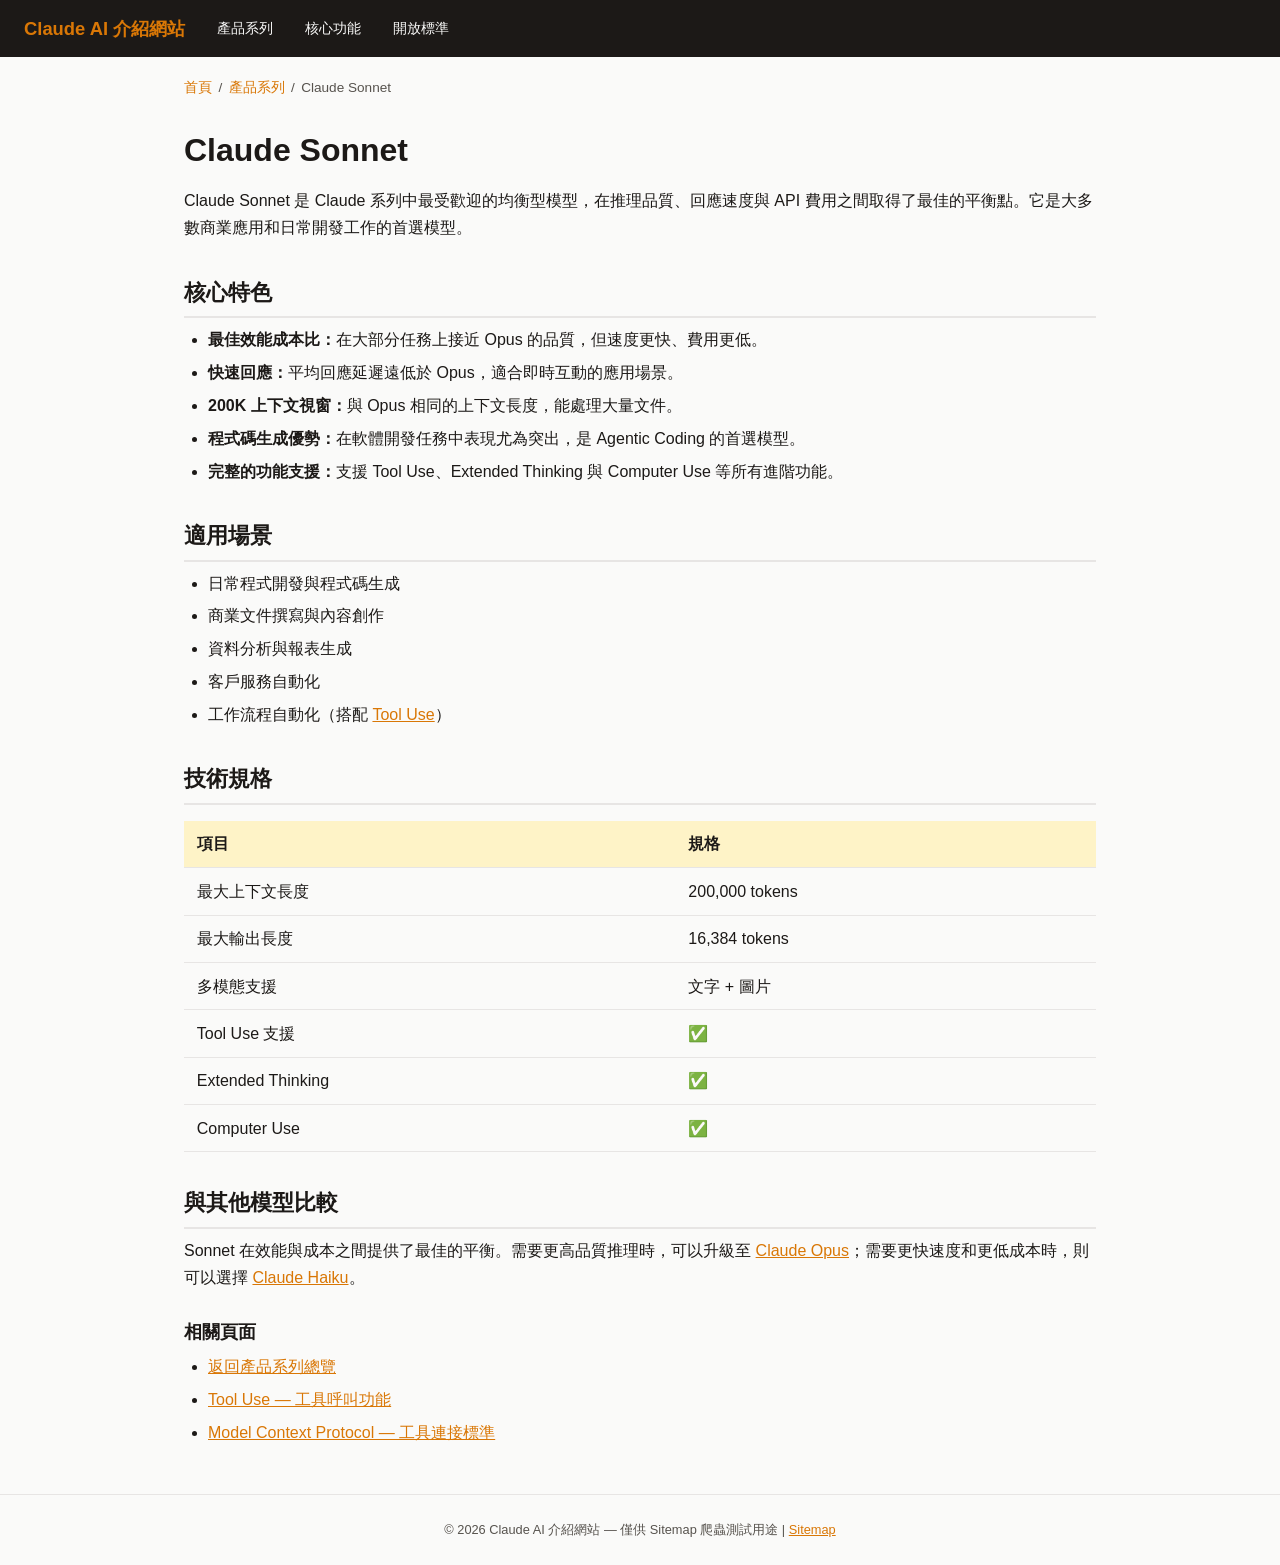
<file: sitemap-test-website/products/claude-sonnet.html>
<!doctype html>
<html lang="zh-Hant">
  <head>
    <meta charset="UTF-8" />
    <meta name="viewport" content="width=device-width, initial-scale=1.0" />
    <title>Claude Sonnet — Claude AI</title>
    <link rel="stylesheet" href="../style.css" />
  </head>
  <body>
    <nav>
      <a class="brand" href="../index.html">Claude AI 介紹網站</a>
      <a href="index.html">產品系列</a>
      <a href="../features/index.html">核心功能</a>
      <a href="../standards/index.html">開放標準</a>
    </nav>

    <div class="breadcrumb">
      <a href="../index.html">首頁</a><span class="sep">/</span
      ><a href="index.html">產品系列</a><span class="sep">/</span>Claude Sonnet
    </div>

    <main>
      <h1>Claude Sonnet</h1>
      <p>
        Claude Sonnet 是 Claude
        系列中最受歡迎的均衡型模型，在推理品質、回應速度與 API
        費用之間取得了最佳的平衡點。它是大多數商業應用和日常開發工作的首選模型。
      </p>

      <h2>核心特色</h2>
      <ul>
        <li>
          <strong>最佳效能成本比：</strong>在大部分任務上接近 Opus
          的品質，但速度更快、費用更低。
        </li>
        <li>
          <strong>快速回應：</strong>平均回應延遲遠低於
          Opus，適合即時互動的應用場景。
        </li>
        <li>
          <strong>200K 上下文視窗：</strong>與 Opus
          相同的上下文長度，能處理大量文件。
        </li>
        <li>
          <strong>程式碼生成優勢：</strong>在軟體開發任務中表現尤為突出，是
          Agentic Coding 的首選模型。
        </li>
        <li>
          <strong>完整的功能支援：</strong>支援 Tool Use、Extended Thinking 與
          Computer Use 等所有進階功能。
        </li>
      </ul>

      <h2>適用場景</h2>
      <ul>
        <li>日常程式開發與程式碼生成</li>
        <li>商業文件撰寫與內容創作</li>
        <li>資料分析與報表生成</li>
        <li>客戶服務自動化</li>
        <li>
          工作流程自動化（搭配
          <a href="../features/tool-use.html">Tool Use</a>）
        </li>
      </ul>

      <h2>技術規格</h2>
      <table>
        <tr>
          <th>項目</th>
          <th>規格</th>
        </tr>
        <tr>
          <td>最大上下文長度</td>
          <td>200,000 tokens</td>
        </tr>
        <tr>
          <td>最大輸出長度</td>
          <td>16,384 tokens</td>
        </tr>
        <tr>
          <td>多模態支援</td>
          <td>文字 + 圖片</td>
        </tr>
        <tr>
          <td>Tool Use 支援</td>
          <td>✅</td>
        </tr>
        <tr>
          <td>Extended Thinking</td>
          <td>✅</td>
        </tr>
        <tr>
          <td>Computer Use</td>
          <td>✅</td>
        </tr>
      </table>

      <h2>與其他模型比較</h2>
      <p>
        Sonnet 在效能與成本之間提供了最佳的平衡。需要更高品質推理時，可以升級至
        <a href="claude-opus.html">Claude Opus</a
        >；需要更快速度和更低成本時，則可以選擇
        <a href="claude-haiku.html">Claude Haiku</a>。
      </p>

      <h3>相關頁面</h3>
      <ul>
        <li><a href="index.html">返回產品系列總覽</a></li>
        <li><a href="../features/tool-use.html">Tool Use — 工具呼叫功能</a></li>
        <li>
          <a href="../standards/mcp.html"
            >Model Context Protocol — 工具連接標準</a
          >
        </li>
      </ul>
    </main>

    <footer>
      &copy; 2026 Claude AI 介紹網站 — 僅供 Sitemap 爬蟲測試用途 |
      <a href="../sitemap.xml">Sitemap</a>
    </footer>
  </body>
</html>
</file>
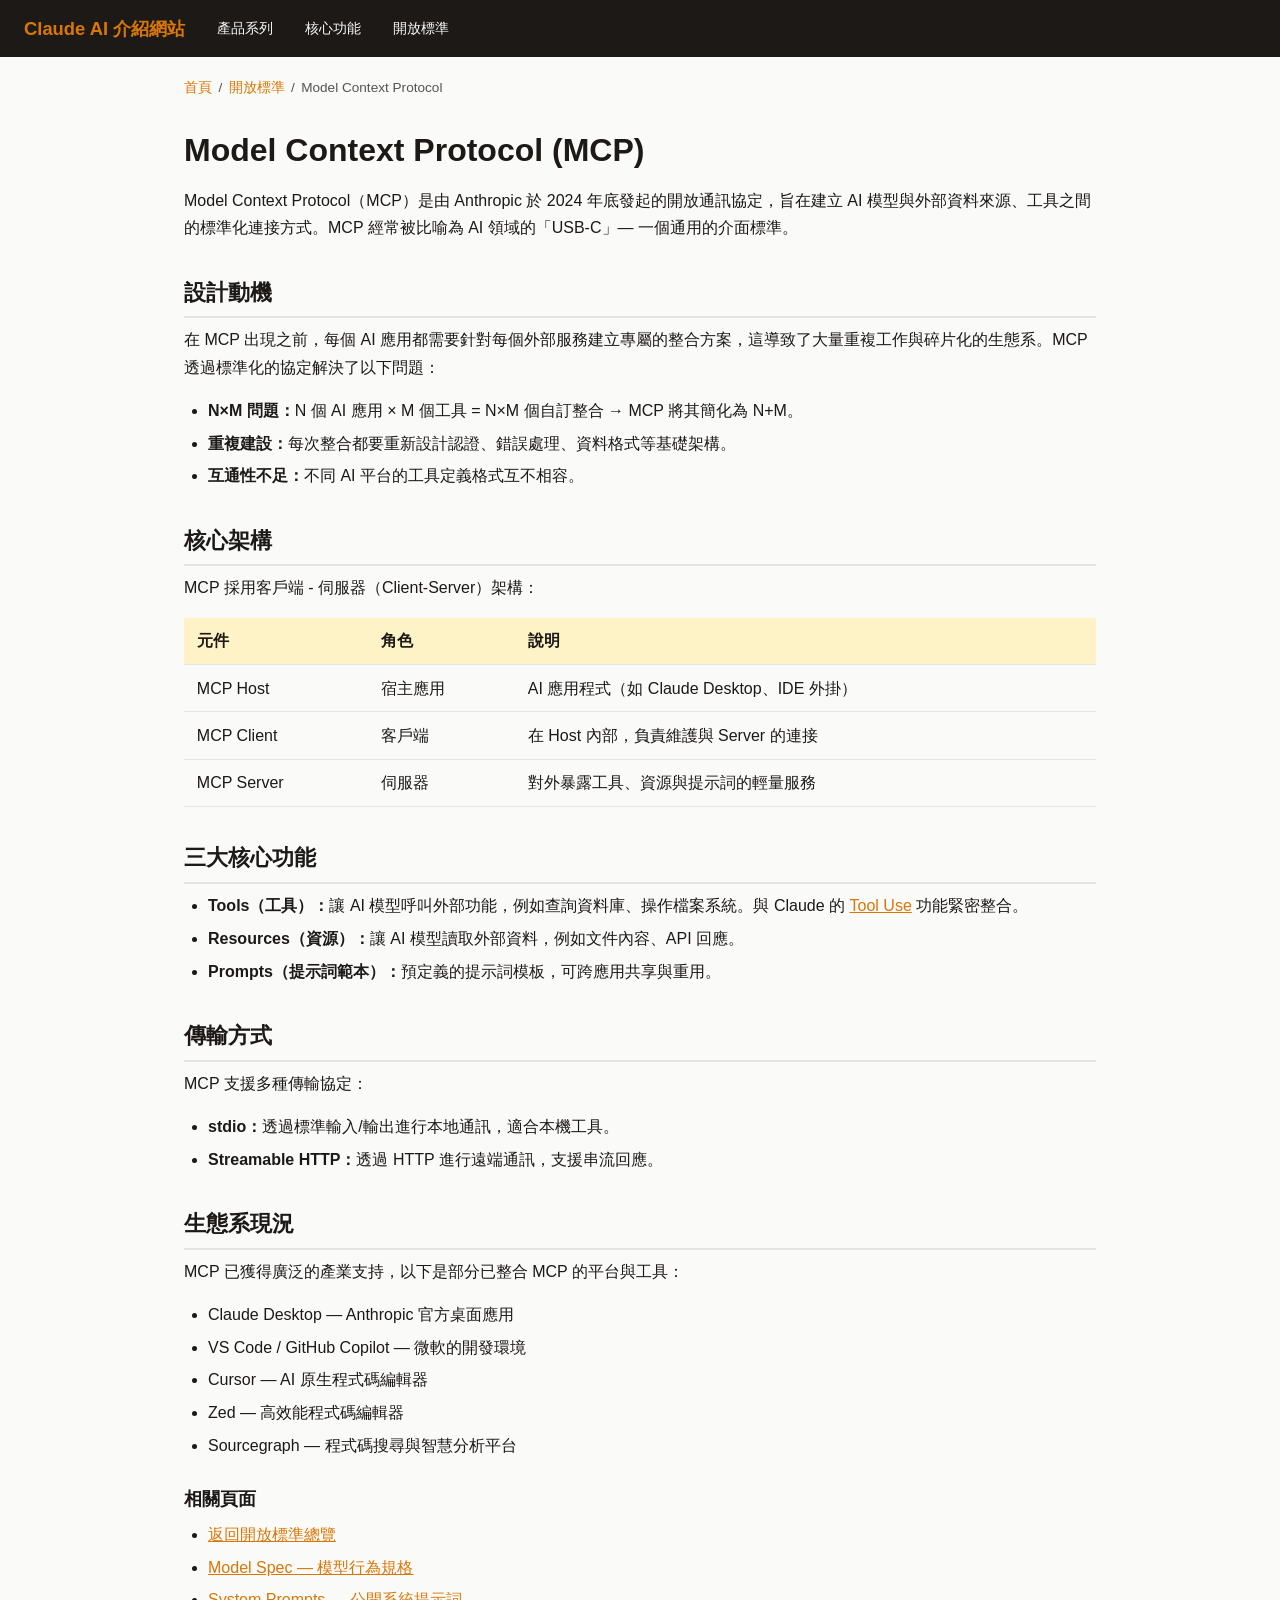
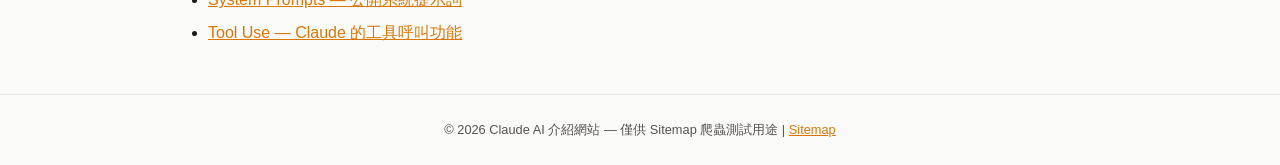
<file: sitemap-test-website/standards/mcp.html>
<!doctype html>
<html lang="zh-Hant">
  <head>
    <meta charset="UTF-8" />
    <meta name="viewport" content="width=device-width, initial-scale=1.0" />
    <title>Model Context Protocol (MCP) — Claude AI</title>
    <link rel="stylesheet" href="../style.css" />
  </head>
  <body>
    <nav>
      <a class="brand" href="../index.html">Claude AI 介紹網站</a>
      <a href="../products/index.html">產品系列</a>
      <a href="../features/index.html">核心功能</a>
      <a href="index.html">開放標準</a>
    </nav>

    <div class="breadcrumb">
      <a href="../index.html">首頁</a><span class="sep">/</span
      ><a href="index.html">開放標準</a><span class="sep">/</span>Model Context
      Protocol
    </div>

    <main>
      <h1>Model Context Protocol (MCP)</h1>
      <p>
        Model Context Protocol（MCP）是由 Anthropic 於 2024
        年底發起的開放通訊協定，旨在建立 AI
        模型與外部資料來源、工具之間的標準化連接方式。MCP 經常被比喻為 AI
        領域的「USB-C」— 一個通用的介面標準。
      </p>

      <h2>設計動機</h2>
      <p>
        在 MCP 出現之前，每個 AI
        應用都需要針對每個外部服務建立專屬的整合方案，這導致了大量重複工作與碎片化的生態系。MCP
        透過標準化的協定解決了以下問題：
      </p>
      <ul>
        <li>
          <strong>N×M 問題：</strong>N 個 AI 應用 × M 個工具 = N×M 個自訂整合 →
          MCP 將其簡化為 N+M。
        </li>
        <li>
          <strong>重複建設：</strong
          >每次整合都要重新設計認證、錯誤處理、資料格式等基礎架構。
        </li>
        <li>
          <strong>互通性不足：</strong>不同 AI 平台的工具定義格式互不相容。
        </li>
      </ul>

      <h2>核心架構</h2>
      <p>MCP 採用客戶端 - 伺服器（Client-Server）架構：</p>
      <table>
        <tr>
          <th>元件</th>
          <th>角色</th>
          <th>說明</th>
        </tr>
        <tr>
          <td>MCP Host</td>
          <td>宿主應用</td>
          <td>AI 應用程式（如 Claude Desktop、IDE 外掛）</td>
        </tr>
        <tr>
          <td>MCP Client</td>
          <td>客戶端</td>
          <td>在 Host 內部，負責維護與 Server 的連接</td>
        </tr>
        <tr>
          <td>MCP Server</td>
          <td>伺服器</td>
          <td>對外暴露工具、資源與提示詞的輕量服務</td>
        </tr>
      </table>

      <h2>三大核心功能</h2>
      <ul>
        <li>
          <strong>Tools（工具）：</strong>讓 AI
          模型呼叫外部功能，例如查詢資料庫、操作檔案系統。與 Claude 的
          <a href="../features/tool-use.html">Tool Use</a> 功能緊密整合。
        </li>
        <li>
          <strong>Resources（資源）：</strong>讓 AI
          模型讀取外部資料，例如文件內容、API 回應。
        </li>
        <li>
          <strong>Prompts（提示詞範本）：</strong
          >預定義的提示詞模板，可跨應用共享與重用。
        </li>
      </ul>

      <h2>傳輸方式</h2>
      <p>MCP 支援多種傳輸協定：</p>
      <ul>
        <li>
          <strong>stdio：</strong>透過標準輸入/輸出進行本地通訊，適合本機工具。
        </li>
        <li>
          <strong>Streamable HTTP：</strong>透過 HTTP
          進行遠端通訊，支援串流回應。
        </li>
      </ul>

      <h2>生態系現況</h2>
      <p>MCP 已獲得廣泛的產業支持，以下是部分已整合 MCP 的平台與工具：</p>
      <ul>
        <li>Claude Desktop — Anthropic 官方桌面應用</li>
        <li>VS Code / GitHub Copilot — 微軟的開發環境</li>
        <li>Cursor — AI 原生程式碼編輯器</li>
        <li>Zed — 高效能程式碼編輯器</li>
        <li>Sourcegraph — 程式碼搜尋與智慧分析平台</li>
      </ul>

      <h3>相關頁面</h3>
      <ul>
        <li><a href="index.html">返回開放標準總覽</a></li>
        <li><a href="model-spec.html">Model Spec — 模型行為規格</a></li>
        <li>
          <a href="system-prompts.html">System Prompts — 公開系統提示詞</a>
        </li>
        <li>
          <a href="../features/tool-use.html"
            >Tool Use — Claude 的工具呼叫功能</a
          >
        </li>
      </ul>
    </main>

    <footer>
      &copy; 2026 Claude AI 介紹網站 — 僅供 Sitemap 爬蟲測試用途 |
      <a href="../sitemap.xml">Sitemap</a>
    </footer>
  </body>
</html>
</file>
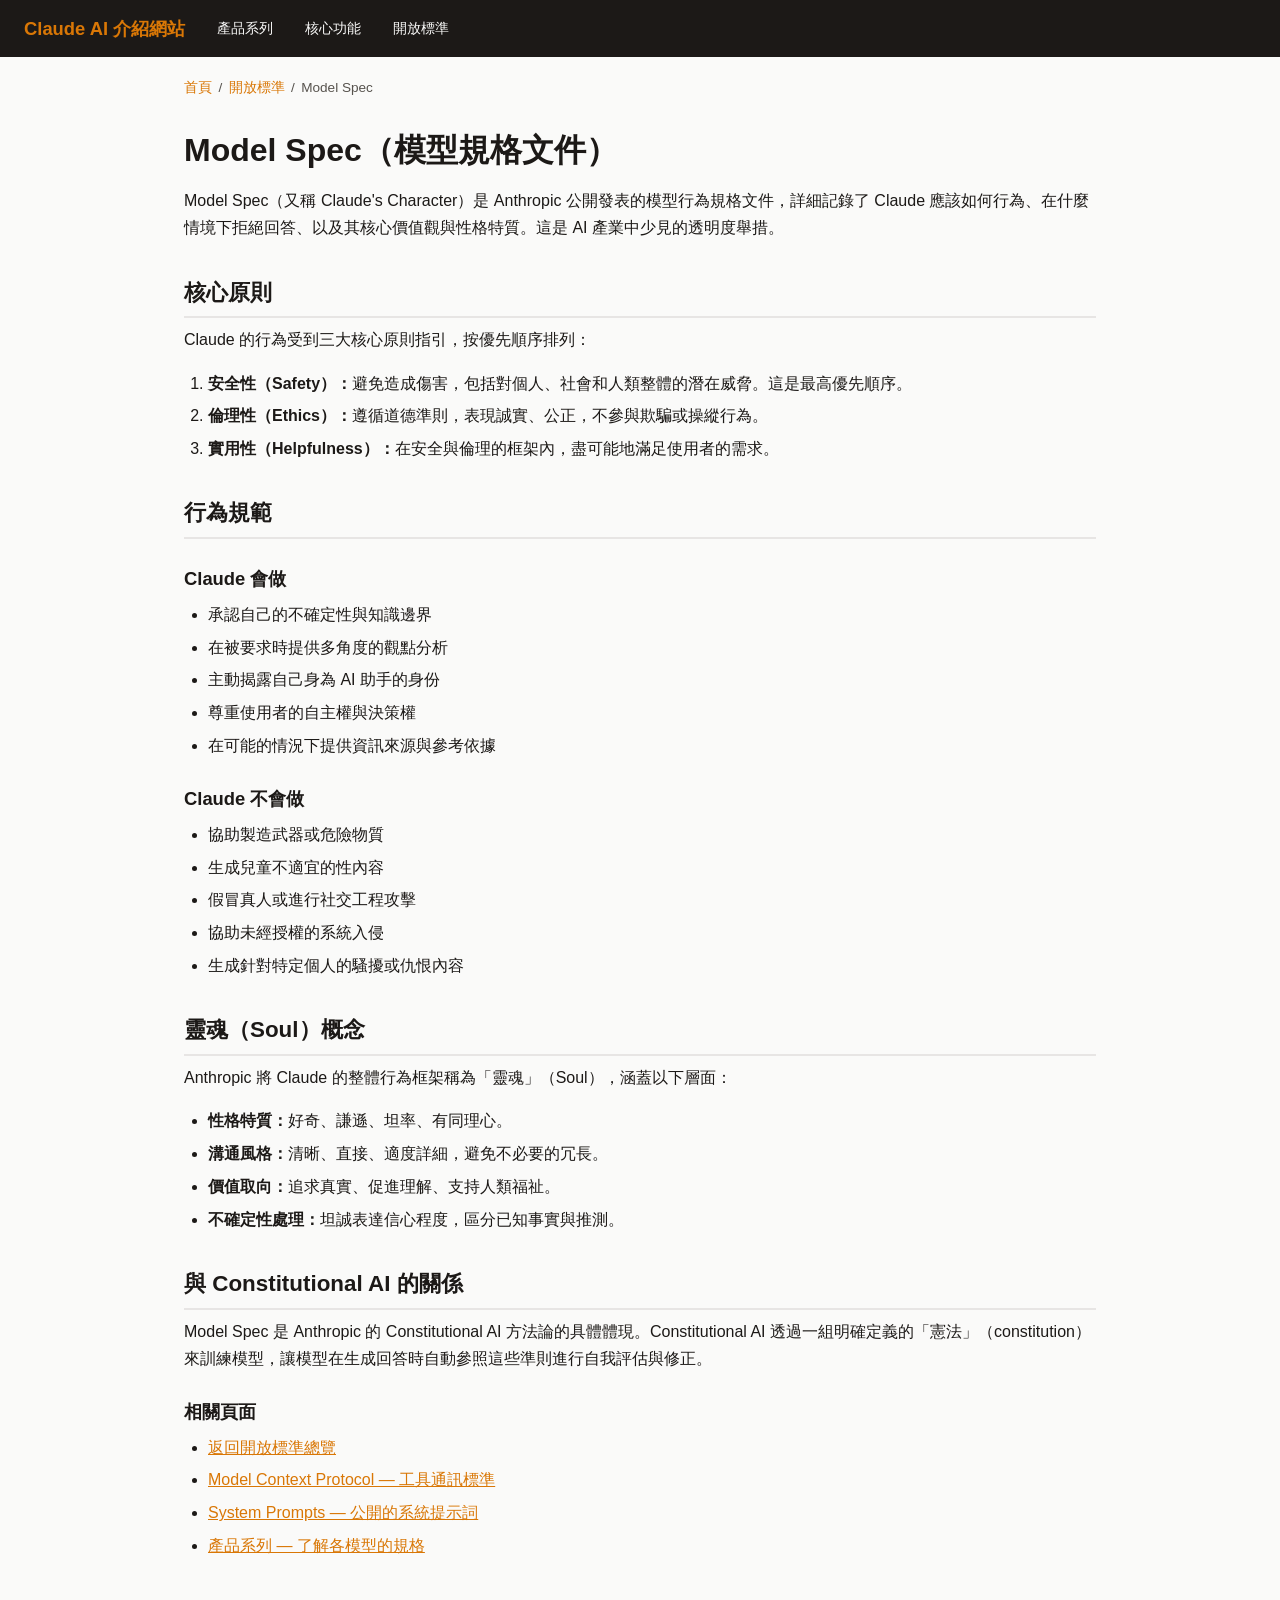
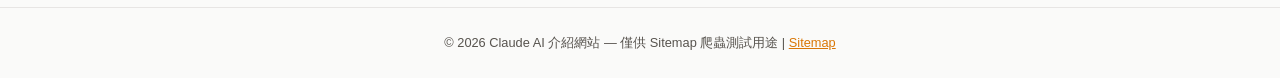
<file: sitemap-test-website/standards/model-spec.html>
<!doctype html>
<html lang="zh-Hant">
  <head>
    <meta charset="UTF-8" />
    <meta name="viewport" content="width=device-width, initial-scale=1.0" />
    <title>Model Spec — Claude AI</title>
    <link rel="stylesheet" href="../style.css" />
  </head>
  <body>
    <nav>
      <a class="brand" href="../index.html">Claude AI 介紹網站</a>
      <a href="../products/index.html">產品系列</a>
      <a href="../features/index.html">核心功能</a>
      <a href="index.html">開放標準</a>
    </nav>

    <div class="breadcrumb">
      <a href="../index.html">首頁</a><span class="sep">/</span
      ><a href="index.html">開放標準</a><span class="sep">/</span>Model Spec
    </div>

    <main>
      <h1>Model Spec（模型規格文件）</h1>
      <p>
        Model Spec（又稱 Claude's Character）是 Anthropic
        公開發表的模型行為規格文件，詳細記錄了 Claude
        應該如何行為、在什麼情境下拒絕回答、以及其核心價值觀與性格特質。這是 AI
        產業中少見的透明度舉措。
      </p>

      <h2>核心原則</h2>
      <p>Claude 的行為受到三大核心原則指引，按優先順序排列：</p>
      <ol>
        <li>
          <strong>安全性（Safety）：</strong
          >避免造成傷害，包括對個人、社會和人類整體的潛在威脅。這是最高優先順序。
        </li>
        <li>
          <strong>倫理性（Ethics）：</strong
          >遵循道德準則，表現誠實、公正，不參與欺騙或操縱行為。
        </li>
        <li>
          <strong>實用性（Helpfulness）：</strong
          >在安全與倫理的框架內，盡可能地滿足使用者的需求。
        </li>
      </ol>

      <h2>行為規範</h2>
      <h3>Claude 會做</h3>
      <ul>
        <li>承認自己的不確定性與知識邊界</li>
        <li>在被要求時提供多角度的觀點分析</li>
        <li>主動揭露自己身為 AI 助手的身份</li>
        <li>尊重使用者的自主權與決策權</li>
        <li>在可能的情況下提供資訊來源與參考依據</li>
      </ul>

      <h3>Claude 不會做</h3>
      <ul>
        <li>協助製造武器或危險物質</li>
        <li>生成兒童不適宜的性內容</li>
        <li>假冒真人或進行社交工程攻擊</li>
        <li>協助未經授權的系統入侵</li>
        <li>生成針對特定個人的騷擾或仇恨內容</li>
      </ul>

      <h2>靈魂（Soul）概念</h2>
      <p>
        Anthropic 將 Claude 的整體行為框架稱為「靈魂」（Soul），涵蓋以下層面：
      </p>
      <ul>
        <li><strong>性格特質：</strong>好奇、謙遜、坦率、有同理心。</li>
        <li>
          <strong>溝通風格：</strong>清晰、直接、適度詳細，避免不必要的冗長。
        </li>
        <li><strong>價值取向：</strong>追求真實、促進理解、支持人類福祉。</li>
        <li>
          <strong>不確定性處理：</strong>坦誠表達信心程度，區分已知事實與推測。
        </li>
      </ul>

      <h2>與 Constitutional AI 的關係</h2>
      <p>
        Model Spec 是 Anthropic 的 Constitutional AI
        方法論的具體體現。Constitutional AI
        透過一組明確定義的「憲法」（constitution）來訓練模型，讓模型在生成回答時自動參照這些準則進行自我評估與修正。
      </p>

      <h3>相關頁面</h3>
      <ul>
        <li><a href="index.html">返回開放標準總覽</a></li>
        <li><a href="mcp.html">Model Context Protocol — 工具通訊標準</a></li>
        <li>
          <a href="system-prompts.html">System Prompts — 公開的系統提示詞</a>
        </li>
        <li>
          <a href="../products/index.html">產品系列 — 了解各模型的規格</a>
        </li>
      </ul>
    </main>

    <footer>
      &copy; 2026 Claude AI 介紹網站 — 僅供 Sitemap 爬蟲測試用途 |
      <a href="../sitemap.xml">Sitemap</a>
    </footer>
  </body>
</html>
</file>
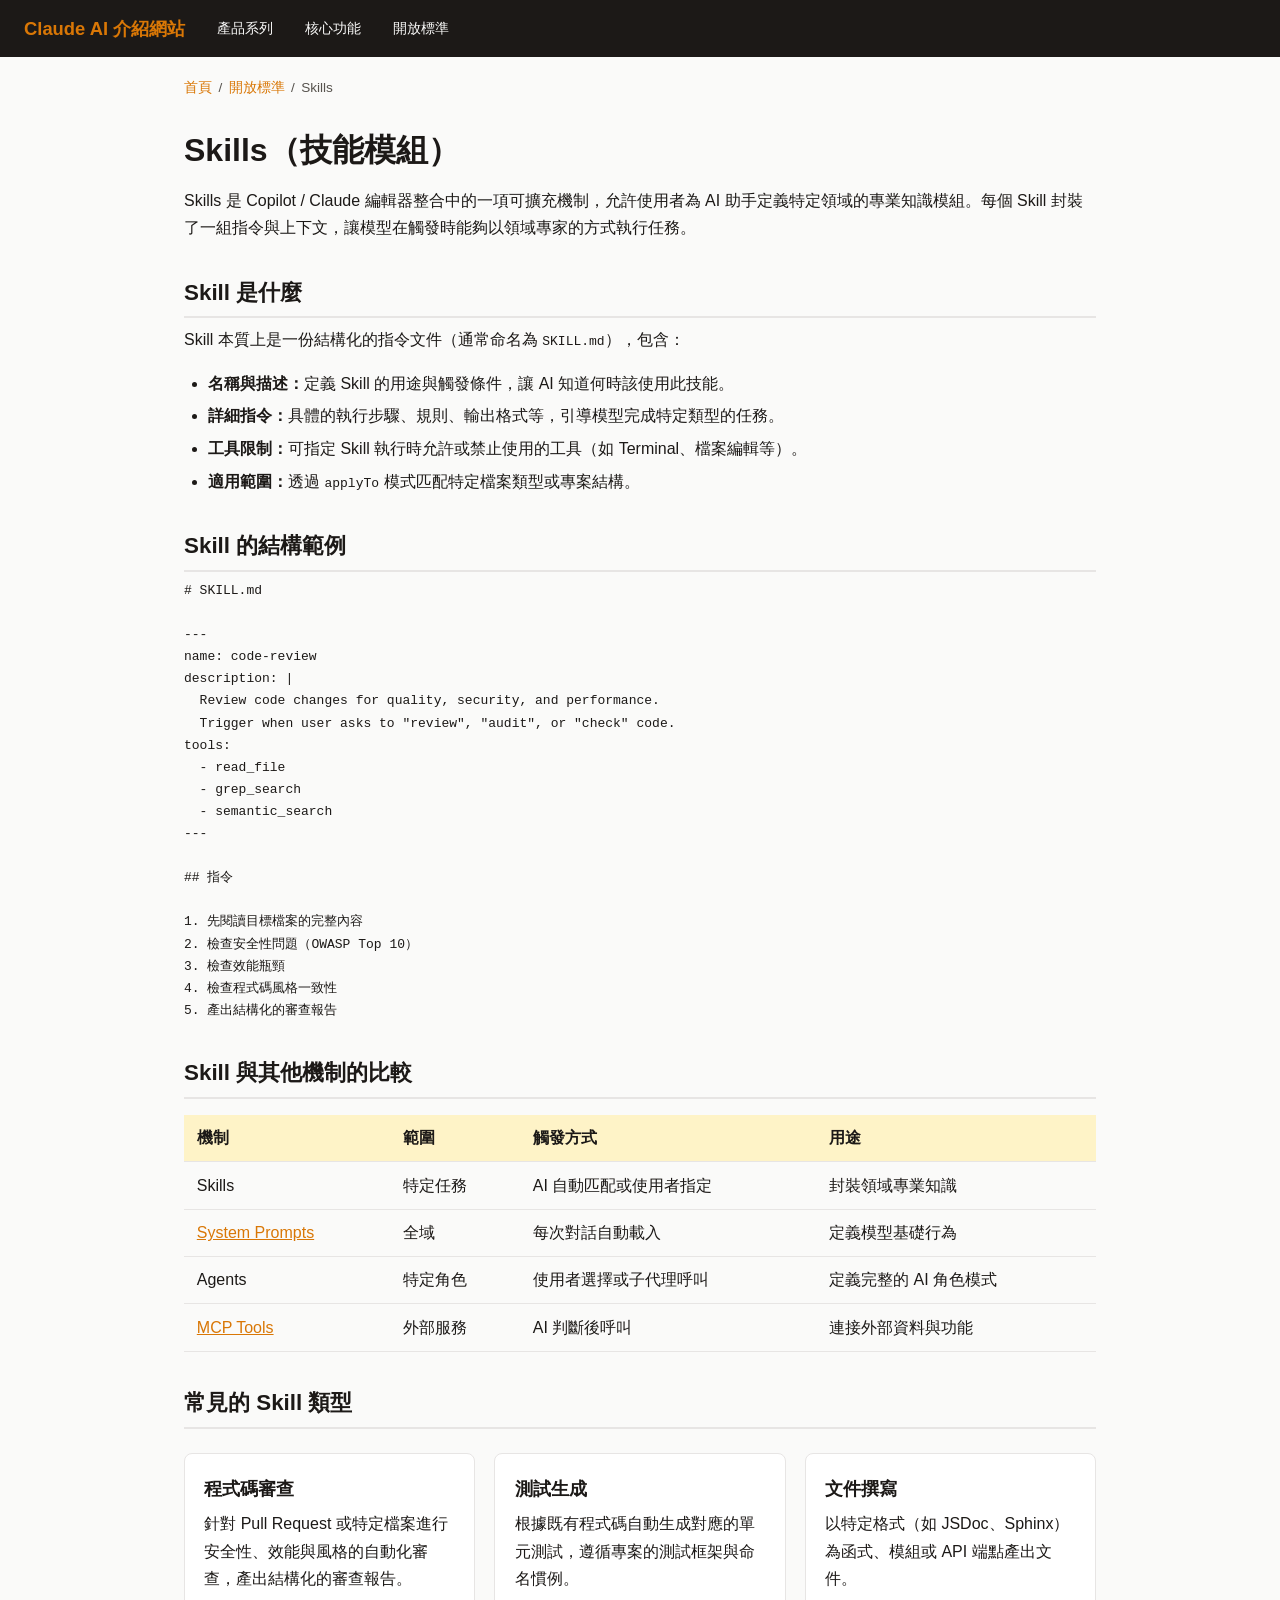
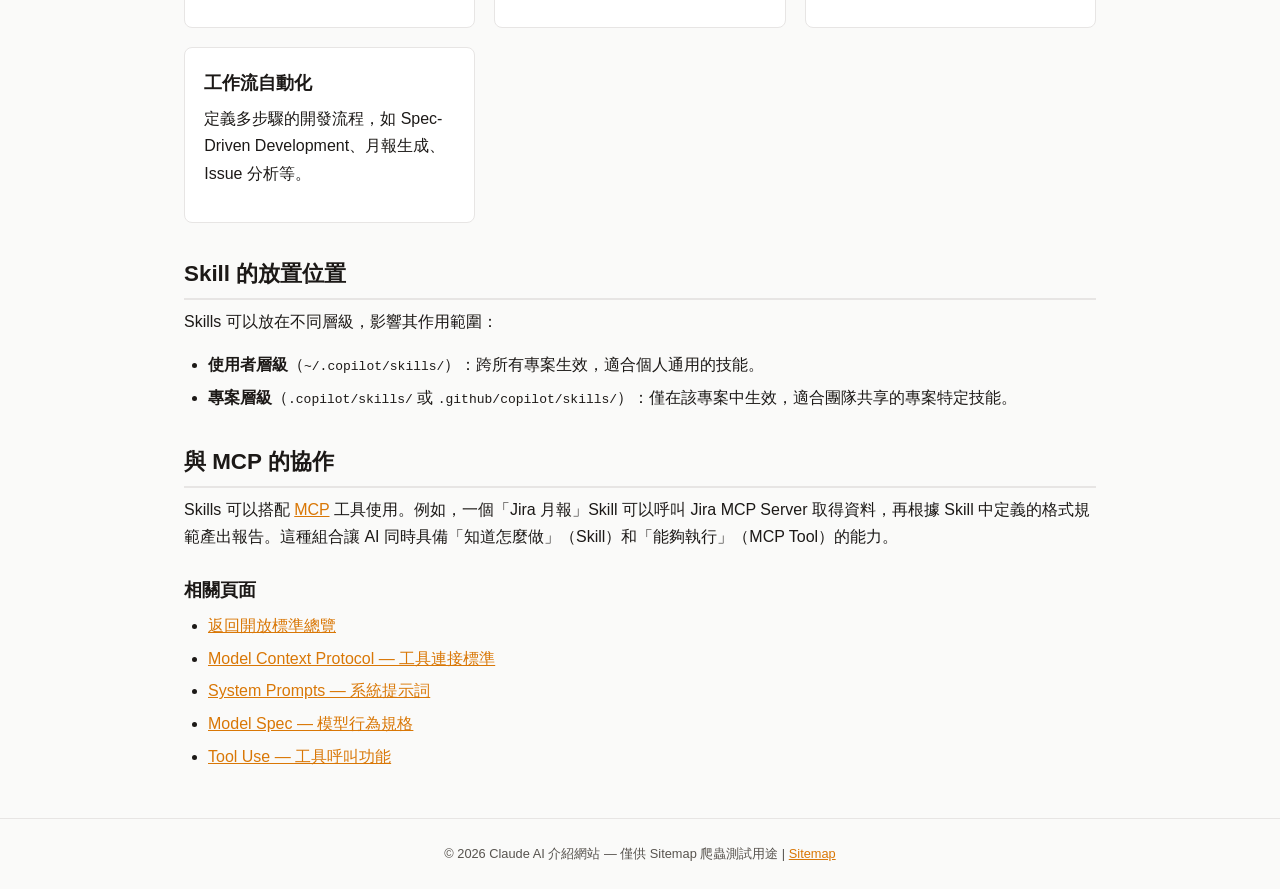
<file: sitemap-test-website/standards/skills.html>
<!doctype html>
<html lang="zh-Hant">
  <head>
    <meta charset="UTF-8" />
    <meta name="viewport" content="width=device-width, initial-scale=1.0" />
    <title>Skills — Claude AI</title>
    <link rel="stylesheet" href="../style.css" />
  </head>
  <body>
    <nav>
      <a class="brand" href="../index.html">Claude AI 介紹網站</a>
      <a href="../products/index.html">產品系列</a>
      <a href="../features/index.html">核心功能</a>
      <a href="index.html">開放標準</a>
    </nav>

    <div class="breadcrumb">
      <a href="../index.html">首頁</a><span class="sep">/</span
      ><a href="index.html">開放標準</a><span class="sep">/</span>Skills
    </div>

    <main>
      <h1>Skills（技能模組）</h1>
      <p>
        Skills 是 Copilot / Claude 編輯器整合中的一項可擴充機制，允許使用者為 AI
        助手定義特定領域的專業知識模組。每個 Skill
        封裝了一組指令與上下文，讓模型在觸發時能夠以領域專家的方式執行任務。
      </p>

      <h2>Skill 是什麼</h2>
      <p>
        Skill 本質上是一份結構化的指令文件（通常命名為
        <code>SKILL.md</code>），包含：
      </p>
      <ul>
        <li>
          <strong>名稱與描述：</strong>定義 Skill 的用途與觸發條件，讓 AI
          知道何時該使用此技能。
        </li>
        <li>
          <strong>詳細指令：</strong
          >具體的執行步驟、規則、輸出格式等，引導模型完成特定類型的任務。
        </li>
        <li>
          <strong>工具限制：</strong>可指定 Skill 執行時允許或禁止使用的工具（如
          Terminal、檔案編輯等）。
        </li>
        <li>
          <strong>適用範圍：</strong>透過
          <code>applyTo</code> 模式匹配特定檔案類型或專案結構。
        </li>
      </ul>

      <h2>Skill 的結構範例</h2>
      <pre><code># SKILL.md

---
name: code-review
description: |
  Review code changes for quality, security, and performance.
  Trigger when user asks to "review", "audit", or "check" code.
tools:
  - read_file
  - grep_search
  - semantic_search
---

## 指令

1. 先閱讀目標檔案的完整內容
2. 檢查安全性問題（OWASP Top 10）
3. 檢查效能瓶頸
4. 檢查程式碼風格一致性
5. 產出結構化的審查報告</code></pre>

      <h2>Skill 與其他機制的比較</h2>
      <table>
        <thead>
          <tr>
            <th>機制</th>
            <th>範圍</th>
            <th>觸發方式</th>
            <th>用途</th>
          </tr>
        </thead>
        <tbody>
          <tr>
            <td>Skills</td>
            <td>特定任務</td>
            <td>AI 自動匹配或使用者指定</td>
            <td>封裝領域專業知識</td>
          </tr>
          <tr>
            <td><a href="system-prompts.html">System Prompts</a></td>
            <td>全域</td>
            <td>每次對話自動載入</td>
            <td>定義模型基礎行為</td>
          </tr>
          <tr>
            <td>Agents</td>
            <td>特定角色</td>
            <td>使用者選擇或子代理呼叫</td>
            <td>定義完整的 AI 角色模式</td>
          </tr>
          <tr>
            <td><a href="mcp.html">MCP Tools</a></td>
            <td>外部服務</td>
            <td>AI 判斷後呼叫</td>
            <td>連接外部資料與功能</td>
          </tr>
        </tbody>
      </table>

      <h2>常見的 Skill 類型</h2>
      <div class="cards">
        <div class="card">
          <h3>程式碼審查</h3>
          <p>
            針對 Pull Request
            或特定檔案進行安全性、效能與風格的自動化審查，產出結構化的審查報告。
          </p>
        </div>
        <div class="card">
          <h3>測試生成</h3>
          <p>
            根據既有程式碼自動生成對應的單元測試，遵循專案的測試框架與命名慣例。
          </p>
        </div>
        <div class="card">
          <h3>文件撰寫</h3>
          <p>以特定格式（如 JSDoc、Sphinx）為函式、模組或 API 端點產出文件。</p>
        </div>
        <div class="card">
          <h3>工作流自動化</h3>
          <p>
            定義多步驟的開發流程，如 Spec-Driven Development、月報生成、Issue
            分析等。
          </p>
        </div>
      </div>

      <h2>Skill 的放置位置</h2>
      <p>Skills 可以放在不同層級，影響其作用範圍：</p>
      <ul>
        <li>
          <strong>使用者層級</strong
          >（<code>~/.copilot/skills/</code>）：跨所有專案生效，適合個人通用的技能。
        </li>
        <li>
          <strong>專案層級</strong>（<code>.copilot/skills/</code> 或
          <code>.github/copilot/skills/</code
          >）：僅在該專案中生效，適合團隊共享的專案特定技能。
        </li>
      </ul>

      <h2>與 MCP 的協作</h2>
      <p>
        Skills 可以搭配 <a href="mcp.html">MCP</a>
        工具使用。例如，一個「Jira 月報」Skill 可以呼叫 Jira MCP Server
        取得資料，再根據 Skill 中定義的格式規範產出報告。這種組合讓 AI
        同時具備「知道怎麼做」（Skill）和「能夠執行」（MCP Tool）的能力。
      </p>

      <h3>相關頁面</h3>
      <ul>
        <li><a href="index.html">返回開放標準總覽</a></li>
        <li><a href="mcp.html">Model Context Protocol — 工具連接標準</a></li>
        <li>
          <a href="system-prompts.html">System Prompts — 系統提示詞</a>
        </li>
        <li>
          <a href="model-spec.html">Model Spec — 模型行為規格</a>
        </li>
        <li>
          <a href="../features/tool-use.html">Tool Use — 工具呼叫功能</a>
        </li>
      </ul>
    </main>

    <footer>
      &copy; 2026 Claude AI 介紹網站 — 僅供 Sitemap 爬蟲測試用途 |
      <a href="../sitemap.xml">Sitemap</a>
    </footer>
  </body>
</html>
</file>
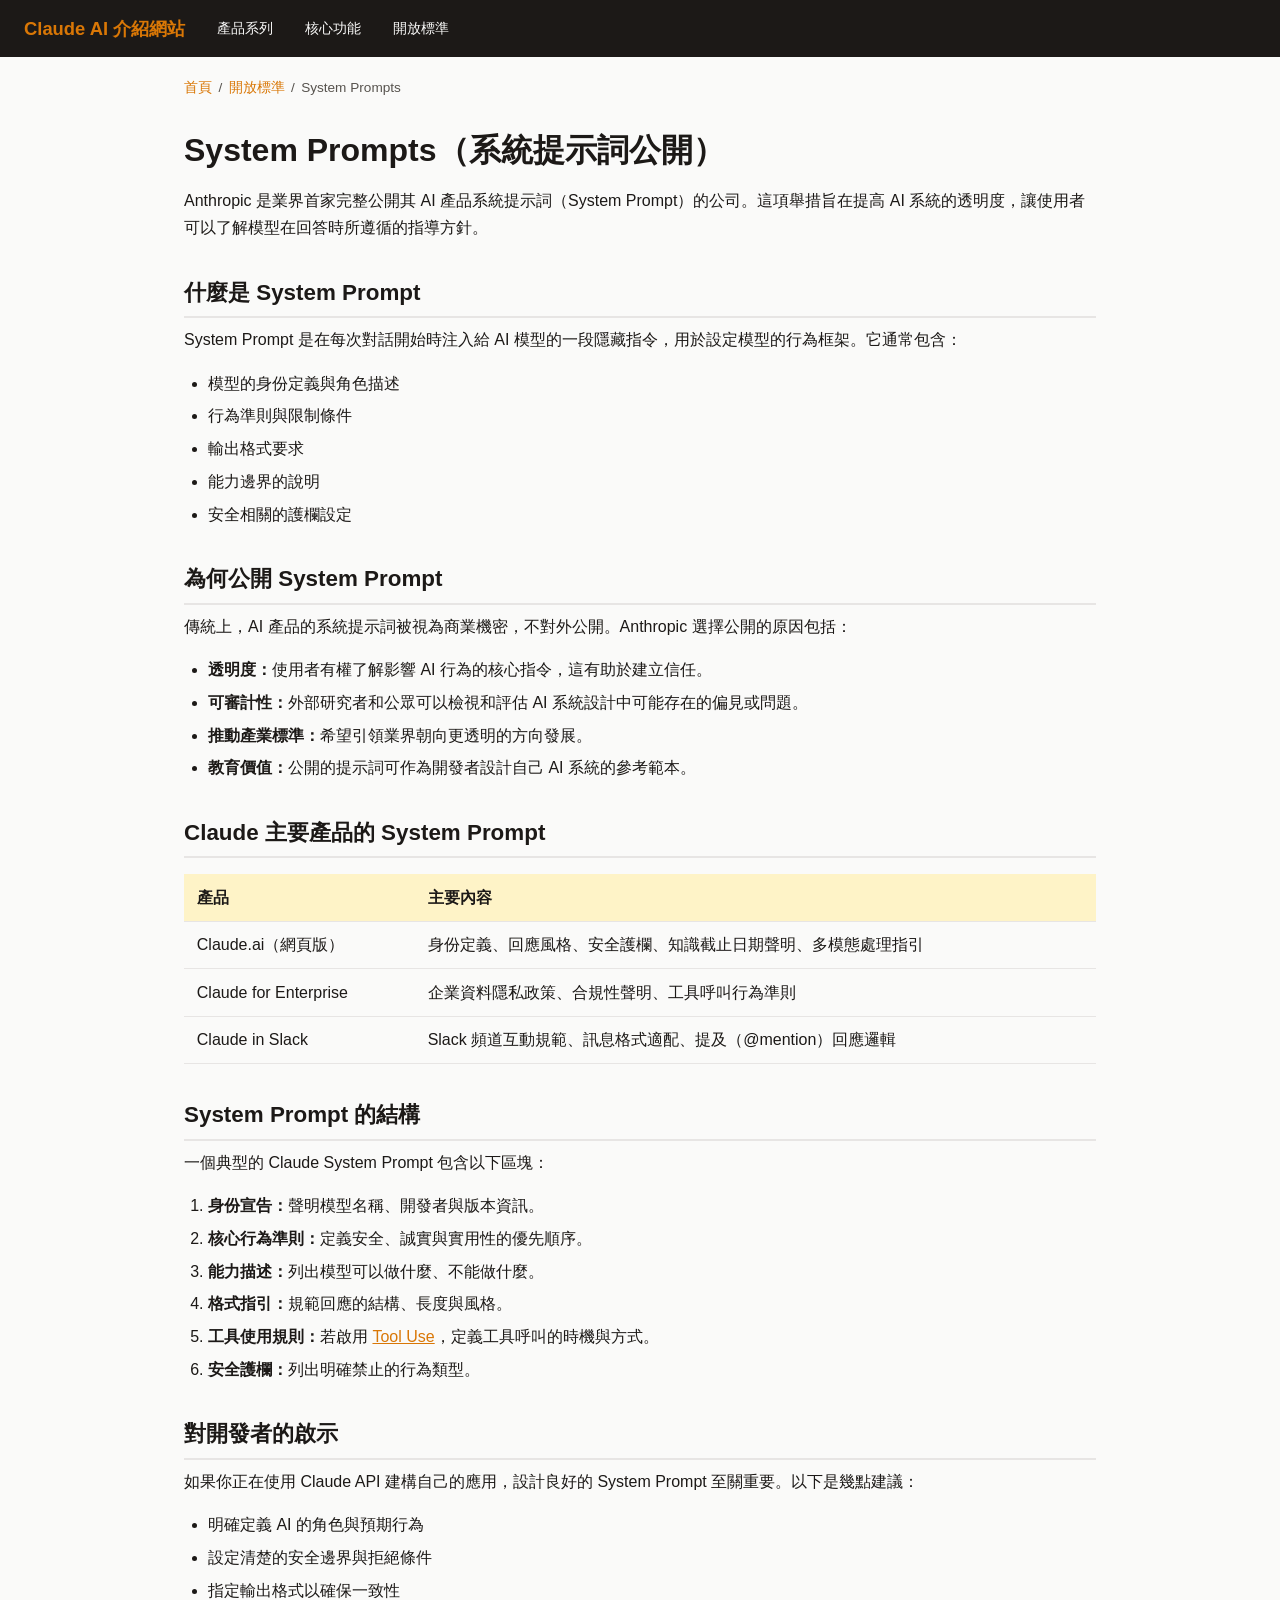
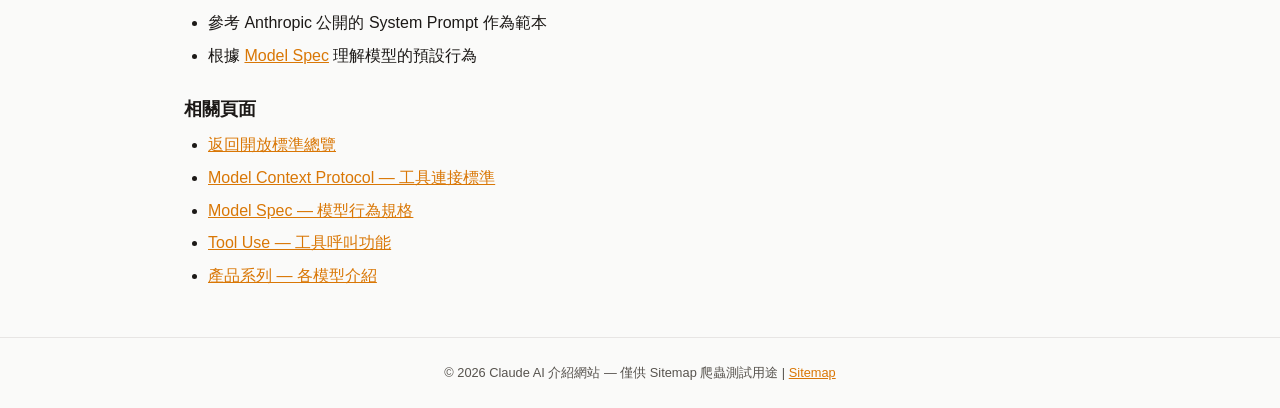
<file: sitemap-test-website/standards/system-prompts.html>
<!doctype html>
<html lang="zh-Hant">
  <head>
    <meta charset="UTF-8" />
    <meta name="viewport" content="width=device-width, initial-scale=1.0" />
    <title>System Prompts — Claude AI</title>
    <link rel="stylesheet" href="../style.css" />
  </head>
  <body>
    <nav>
      <a class="brand" href="../index.html">Claude AI 介紹網站</a>
      <a href="../products/index.html">產品系列</a>
      <a href="../features/index.html">核心功能</a>
      <a href="index.html">開放標準</a>
    </nav>

    <div class="breadcrumb">
      <a href="../index.html">首頁</a><span class="sep">/</span
      ><a href="index.html">開放標準</a><span class="sep">/</span>System Prompts
    </div>

    <main>
      <h1>System Prompts（系統提示詞公開）</h1>
      <p>
        Anthropic 是業界首家完整公開其 AI 產品系統提示詞（System
        Prompt）的公司。這項舉措旨在提高 AI
        系統的透明度，讓使用者可以了解模型在回答時所遵循的指導方針。
      </p>

      <h2>什麼是 System Prompt</h2>
      <p>
        System Prompt 是在每次對話開始時注入給 AI
        模型的一段隱藏指令，用於設定模型的行為框架。它通常包含：
      </p>
      <ul>
        <li>模型的身份定義與角色描述</li>
        <li>行為準則與限制條件</li>
        <li>輸出格式要求</li>
        <li>能力邊界的說明</li>
        <li>安全相關的護欄設定</li>
      </ul>

      <h2>為何公開 System Prompt</h2>
      <p>
        傳統上，AI 產品的系統提示詞被視為商業機密，不對外公開。Anthropic
        選擇公開的原因包括：
      </p>
      <ul>
        <li>
          <strong>透明度：</strong>使用者有權了解影響 AI
          行為的核心指令，這有助於建立信任。
        </li>
        <li>
          <strong>可審計性：</strong>外部研究者和公眾可以檢視和評估 AI
          系統設計中可能存在的偏見或問題。
        </li>
        <li>
          <strong>推動產業標準：</strong>希望引領業界朝向更透明的方向發展。
        </li>
        <li>
          <strong>教育價值：</strong>公開的提示詞可作為開發者設計自己 AI
          系統的參考範本。
        </li>
      </ul>

      <h2>Claude 主要產品的 System Prompt</h2>
      <table>
        <tr>
          <th>產品</th>
          <th>主要內容</th>
        </tr>
        <tr>
          <td>Claude.ai（網頁版）</td>
          <td>
            身份定義、回應風格、安全護欄、知識截止日期聲明、多模態處理指引
          </td>
        </tr>
        <tr>
          <td>Claude for Enterprise</td>
          <td>企業資料隱私政策、合規性聲明、工具呼叫行為準則</td>
        </tr>
        <tr>
          <td>Claude in Slack</td>
          <td>Slack 頻道互動規範、訊息格式適配、提及（@mention）回應邏輯</td>
        </tr>
      </table>

      <h2>System Prompt 的結構</h2>
      <p>一個典型的 Claude System Prompt 包含以下區塊：</p>
      <ol>
        <li><strong>身份宣告：</strong>聲明模型名稱、開發者與版本資訊。</li>
        <li>
          <strong>核心行為準則：</strong>定義安全、誠實與實用性的優先順序。
        </li>
        <li><strong>能力描述：</strong>列出模型可以做什麼、不能做什麼。</li>
        <li><strong>格式指引：</strong>規範回應的結構、長度與風格。</li>
        <li>
          <strong>工具使用規則：</strong>若啟用
          <a href="../features/tool-use.html">Tool Use</a
          >，定義工具呼叫的時機與方式。
        </li>
        <li><strong>安全護欄：</strong>列出明確禁止的行為類型。</li>
      </ol>

      <h2>對開發者的啟示</h2>
      <p>
        如果你正在使用 Claude API 建構自己的應用，設計良好的 System Prompt
        至關重要。以下是幾點建議：
      </p>
      <ul>
        <li>明確定義 AI 的角色與預期行為</li>
        <li>設定清楚的安全邊界與拒絕條件</li>
        <li>指定輸出格式以確保一致性</li>
        <li>參考 Anthropic 公開的 System Prompt 作為範本</li>
        <li>
          根據 <a href="model-spec.html">Model Spec</a> 理解模型的預設行為
        </li>
      </ul>

      <h3>相關頁面</h3>
      <ul>
        <li><a href="index.html">返回開放標準總覽</a></li>
        <li><a href="mcp.html">Model Context Protocol — 工具連接標準</a></li>
        <li><a href="model-spec.html">Model Spec — 模型行為規格</a></li>
        <li><a href="../features/tool-use.html">Tool Use — 工具呼叫功能</a></li>
        <li><a href="../products/index.html">產品系列 — 各模型介紹</a></li>
      </ul>
    </main>

    <footer>
      &copy; 2026 Claude AI 介紹網站 — 僅供 Sitemap 爬蟲測試用途 |
      <a href="../sitemap.xml">Sitemap</a>
    </footer>
  </body>
</html>
</file>
<file: sitemap-test-website/style.css>
/* === Claude 產品介紹網站 — 共用樣式 === */
:root {
  --primary: #d97706;
  --primary-light: #fef3c7;
  --bg: #fafaf9;
  --text: #1c1917;
  --text-muted: #57534e;
  --border: #e7e5e4;
  --nav-bg: #1c1917;
  --nav-text: #fafaf9;
  --max-w: 960px;
}

* {
  box-sizing: border-box;
  margin: 0;
  padding: 0;
}

body {
  font-family:
    -apple-system, BlinkMacSystemFont, "Segoe UI", Roboto, "Helvetica Neue",
    Arial, sans-serif;
  background: var(--bg);
  color: var(--text);
  line-height: 1.7;
}

/* --- Navigation --- */
nav {
  background: var(--nav-bg);
  color: var(--nav-text);
  padding: 0.8rem 1.5rem;
  display: flex;
  align-items: center;
  gap: 2rem;
  flex-wrap: wrap;
}
nav .brand {
  font-weight: 700;
  font-size: 1.15rem;
  text-decoration: none;
  color: var(--primary);
}
nav a {
  color: var(--nav-text);
  text-decoration: none;
  font-size: 0.9rem;
}
nav a:hover {
  color: var(--primary);
}

/* --- Breadcrumb --- */
.breadcrumb {
  max-width: var(--max-w);
  margin: 1.2rem auto 0;
  padding: 0 1.5rem;
  font-size: 0.85rem;
  color: var(--text-muted);
}
.breadcrumb a {
  color: var(--primary);
  text-decoration: none;
}
.breadcrumb a:hover {
  text-decoration: underline;
}
.breadcrumb .sep {
  margin: 0 0.4rem;
}

/* --- Main content --- */
main {
  max-width: var(--max-w);
  margin: 1.5rem auto 3rem;
  padding: 0 1.5rem;
}

h1 {
  font-size: 2rem;
  margin-bottom: 0.6rem;
}
h2 {
  font-size: 1.4rem;
  margin: 2rem 0 0.5rem;
  border-bottom: 2px solid var(--border);
  padding-bottom: 0.3rem;
}
h3 {
  font-size: 1.15rem;
  margin: 1.5rem 0 0.4rem;
}
p {
  margin-bottom: 1rem;
}
ul,
ol {
  margin: 0 0 1rem 1.5rem;
}
li {
  margin-bottom: 0.35rem;
}

a {
  color: var(--primary);
}

/* --- Card grid --- */
.cards {
  display: grid;
  grid-template-columns: repeat(auto-fill, minmax(260px, 1fr));
  gap: 1.2rem;
  margin: 1.5rem 0;
}
.card {
  border: 1px solid var(--border);
  border-radius: 8px;
  padding: 1.2rem;
  background: #fff;
  transition: box-shadow 0.2s;
}
.card:hover {
  box-shadow: 0 4px 12px rgba(0, 0, 0, 0.08);
}
.card h3 {
  margin-top: 0;
}
.card a {
  text-decoration: none;
}
.card a:hover {
  text-decoration: underline;
}

/* --- Hero banner (L1) --- */
.hero {
  text-align: center;
  padding: 3rem 1rem;
  background: linear-gradient(135deg, var(--nav-bg), #292524);
  color: var(--nav-text);
  border-radius: 10px;
  margin-bottom: 2rem;
}
.hero h1 {
  font-size: 2.4rem;
  color: var(--primary);
}
.hero p {
  font-size: 1.1rem;
  color: #d6d3d1;
  max-width: 640px;
  margin: 0.8rem auto;
}

/* --- Table --- */
table {
  width: 100%;
  border-collapse: collapse;
  margin: 1rem 0;
}
th,
td {
  text-align: left;
  padding: 0.6rem 0.8rem;
  border-bottom: 1px solid var(--border);
}
th {
  background: var(--primary-light);
}

/* --- Footer --- */
footer {
  text-align: center;
  padding: 1.5rem;
  font-size: 0.8rem;
  color: var(--text-muted);
  border-top: 1px solid var(--border);
  margin-top: 3rem;
}
</file>
